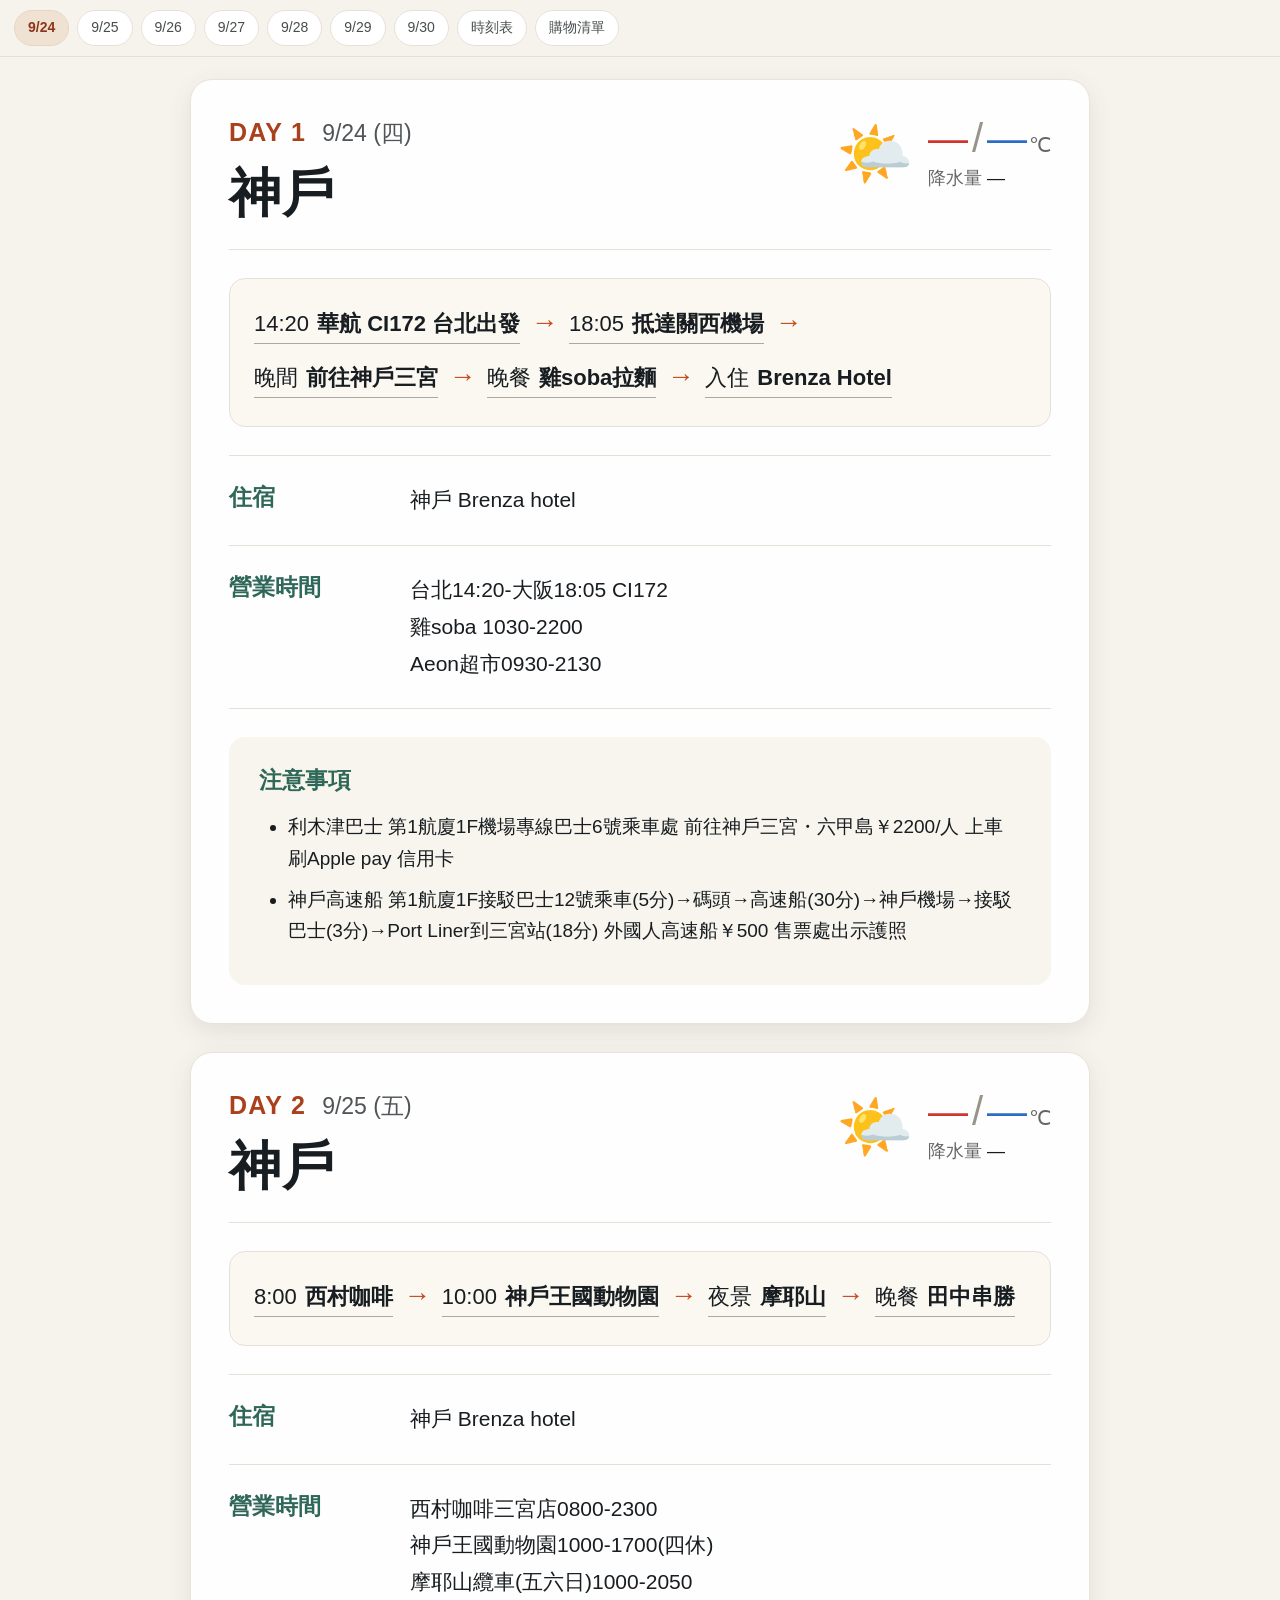
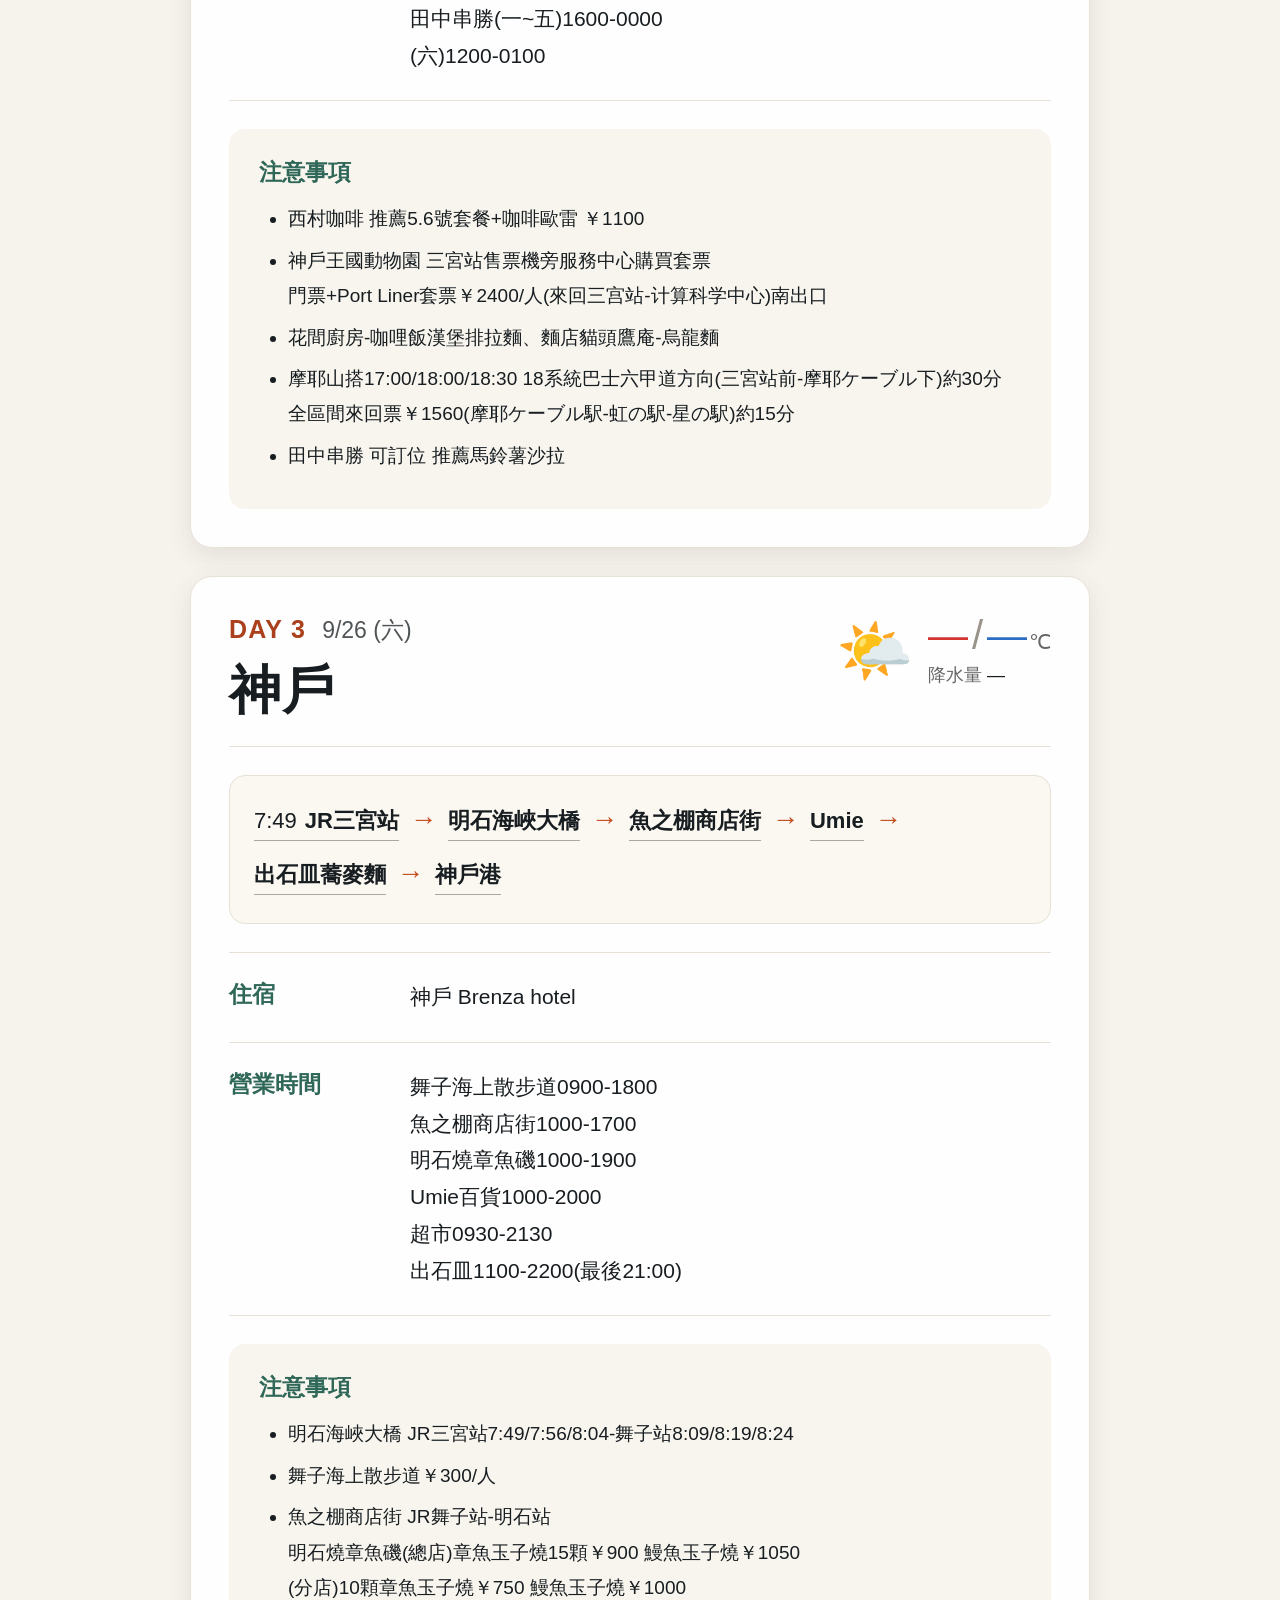
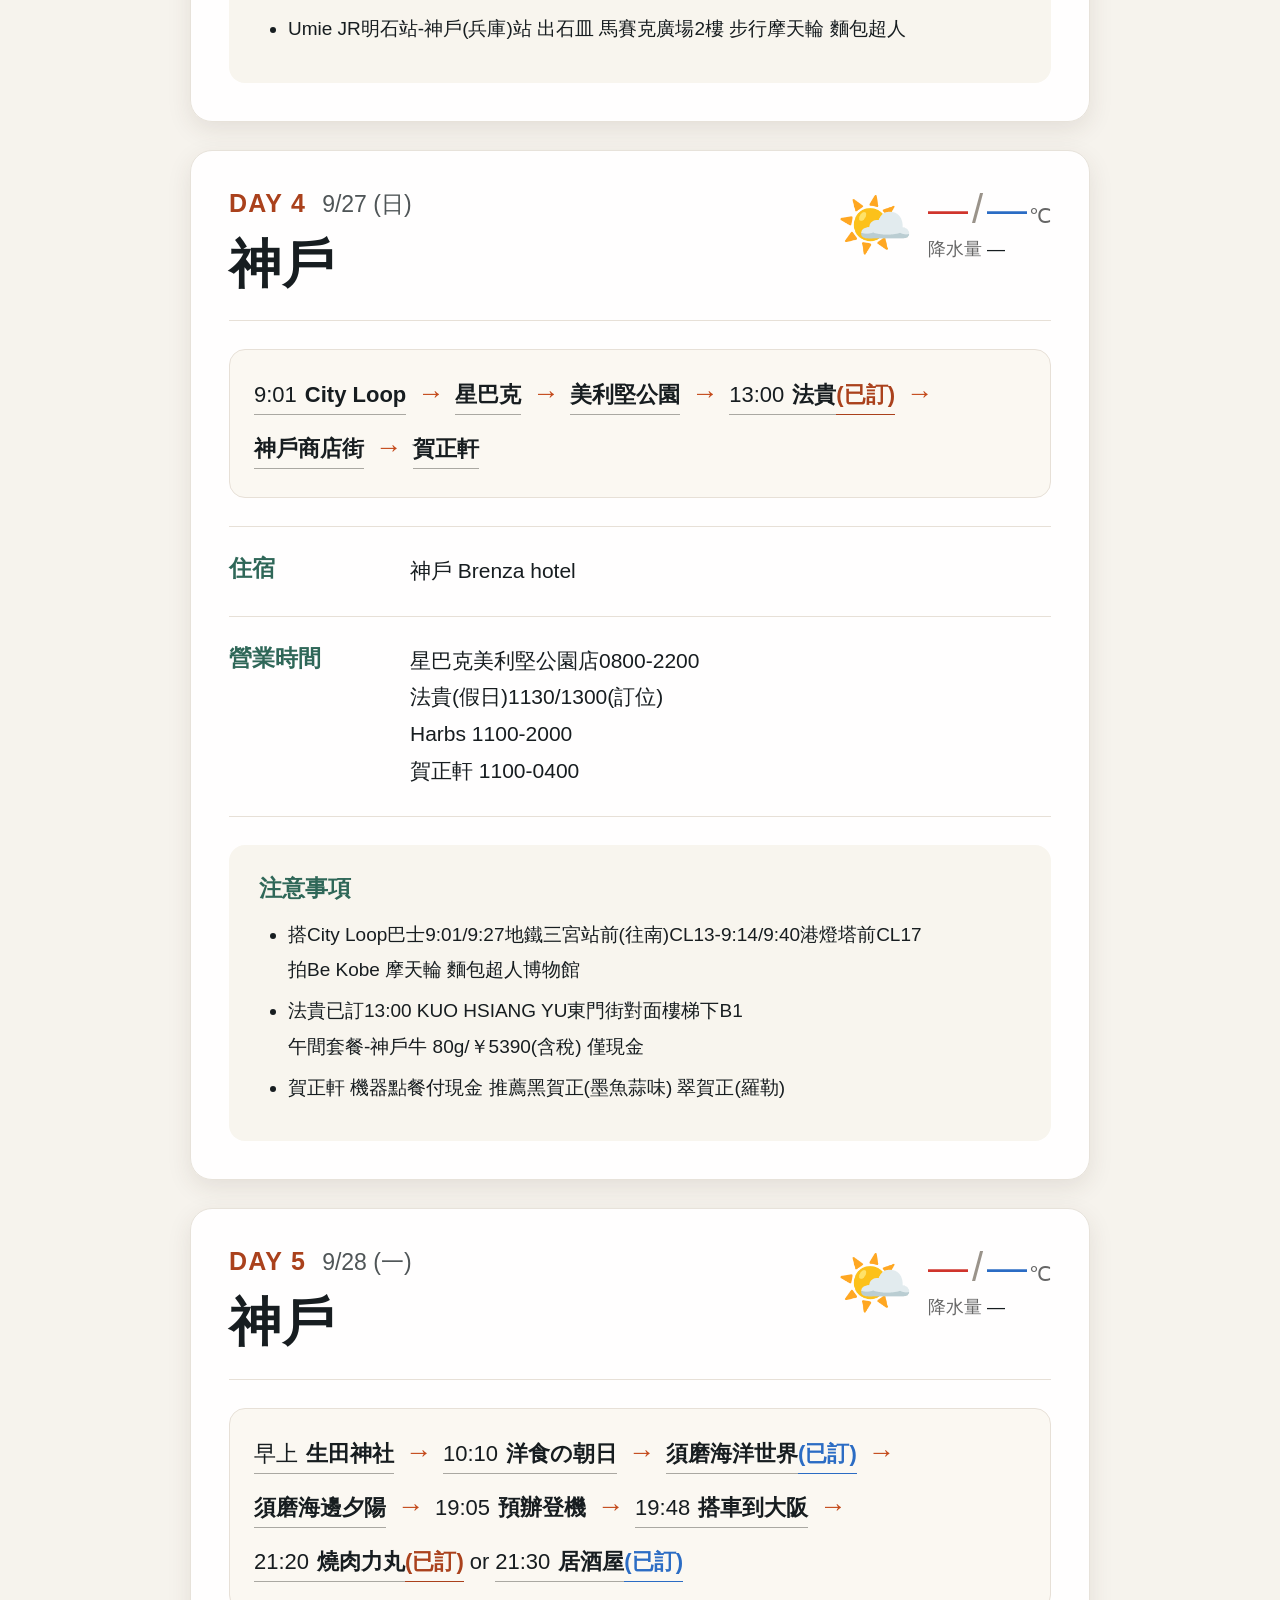
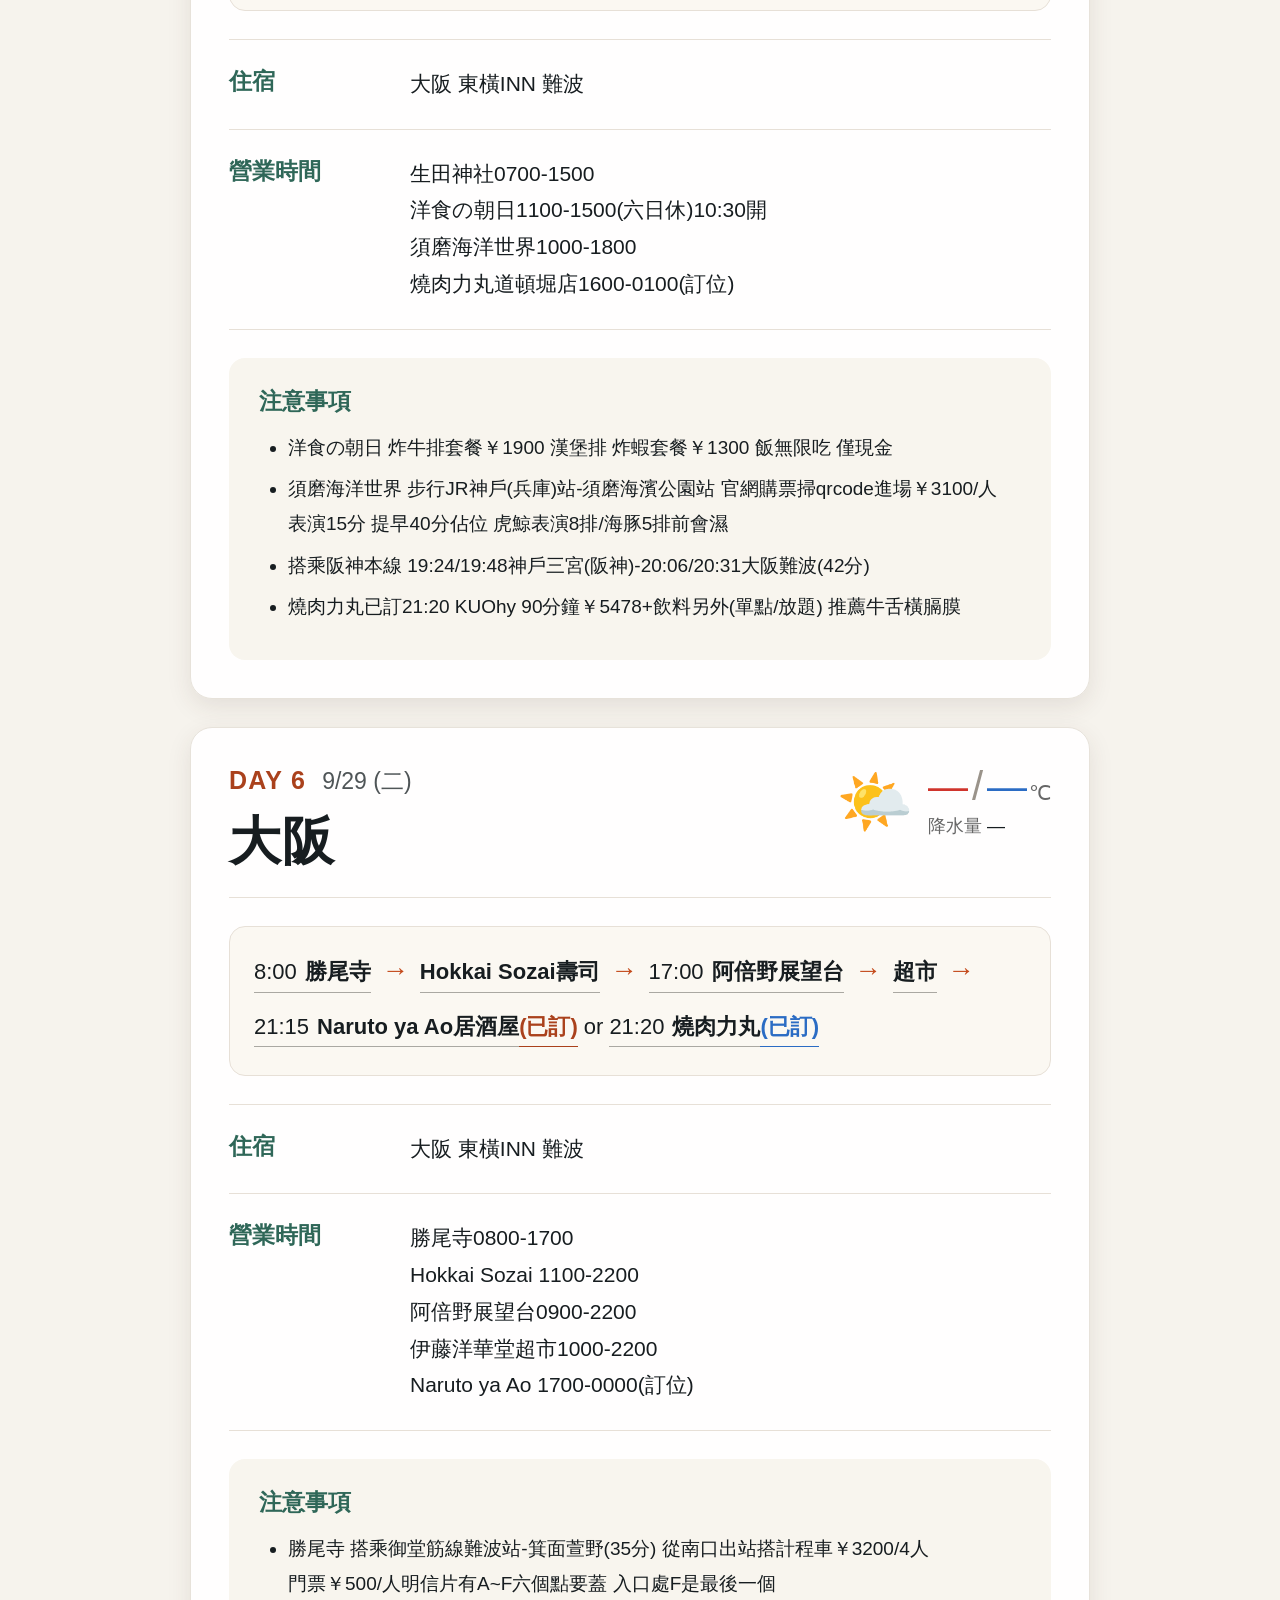
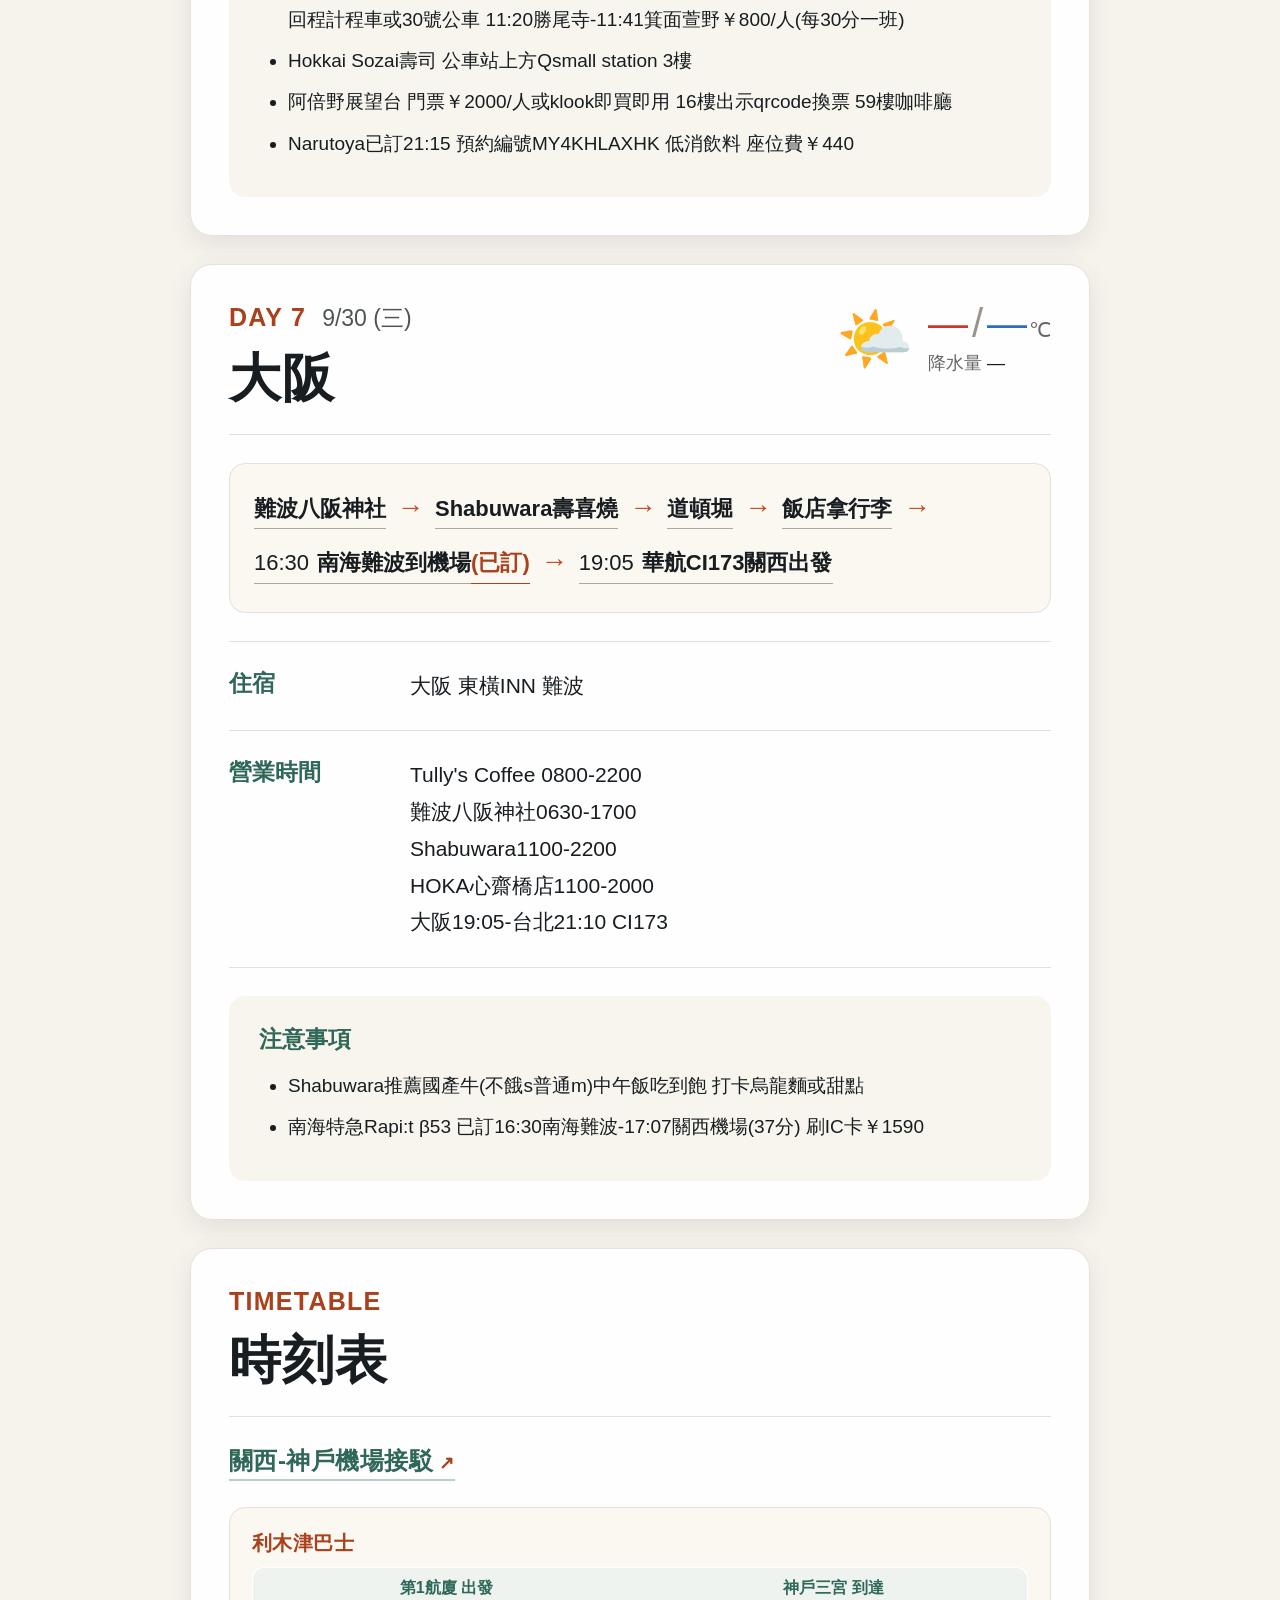
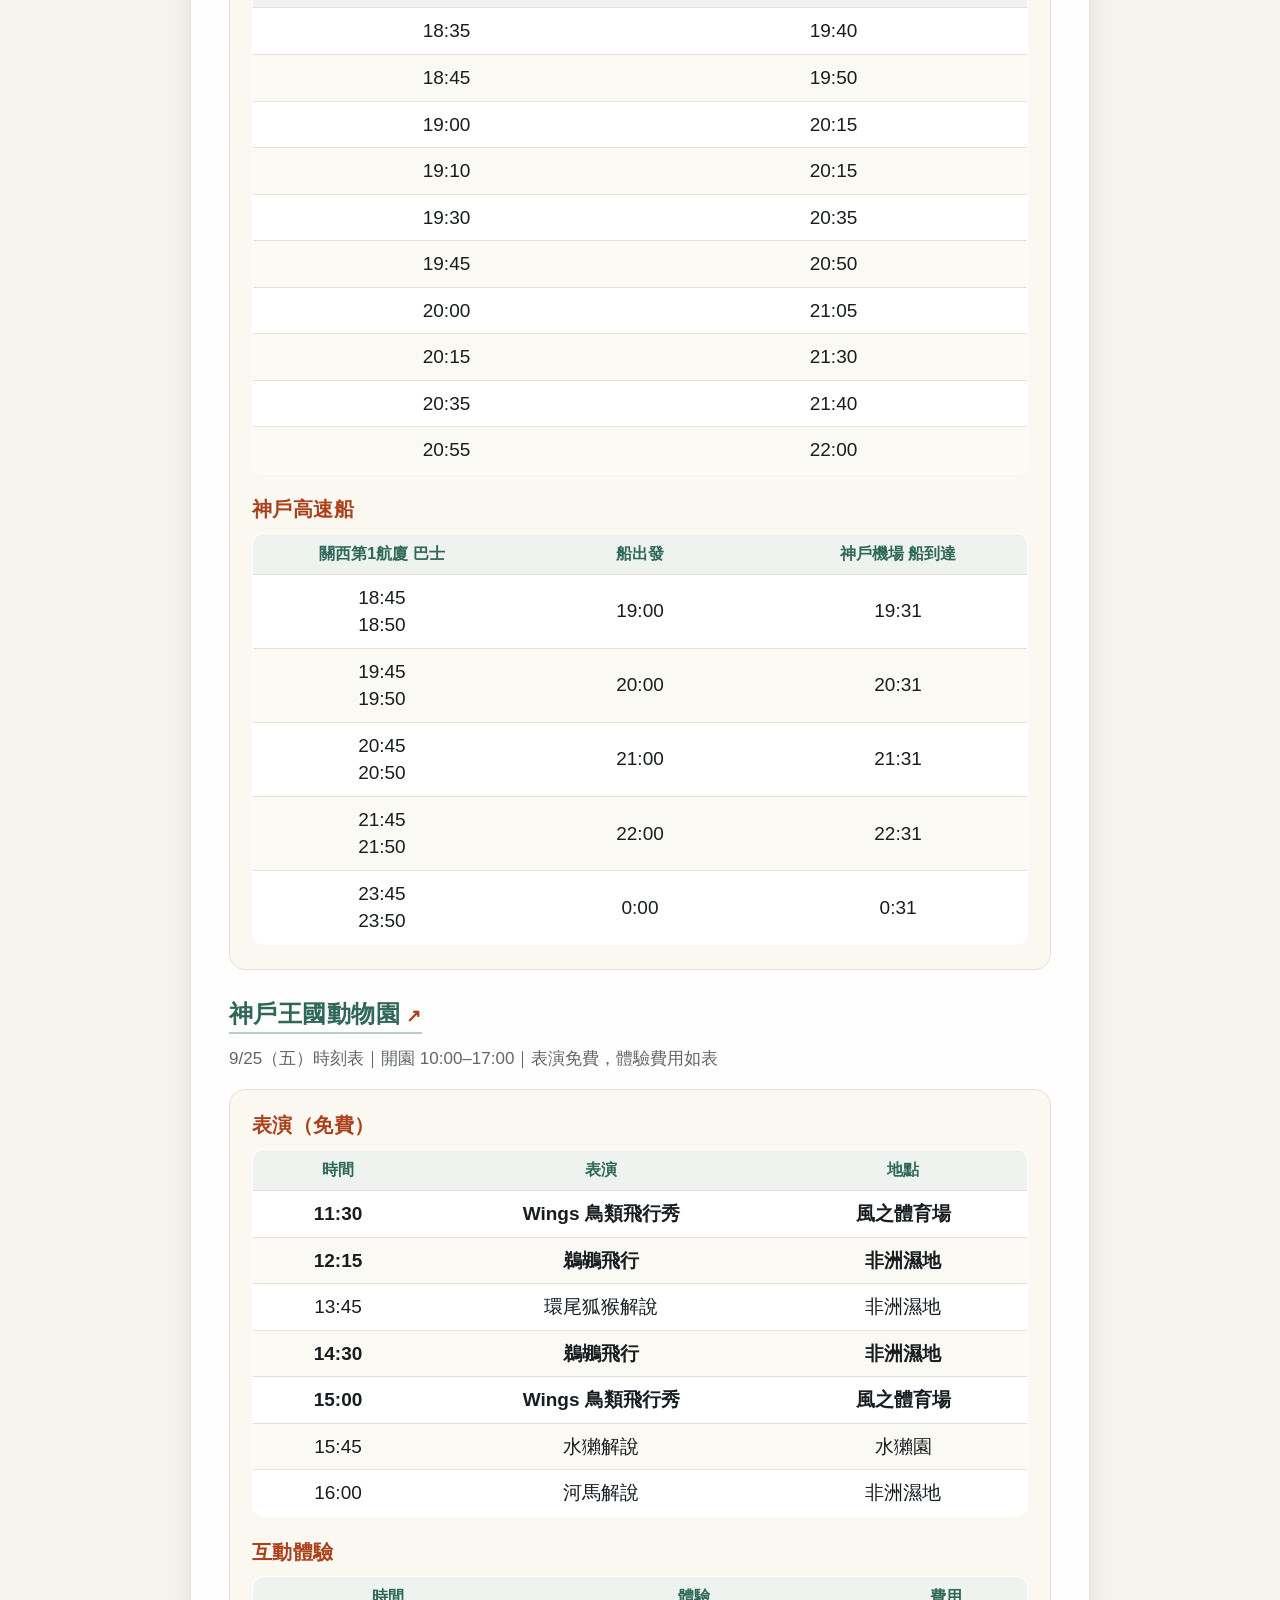
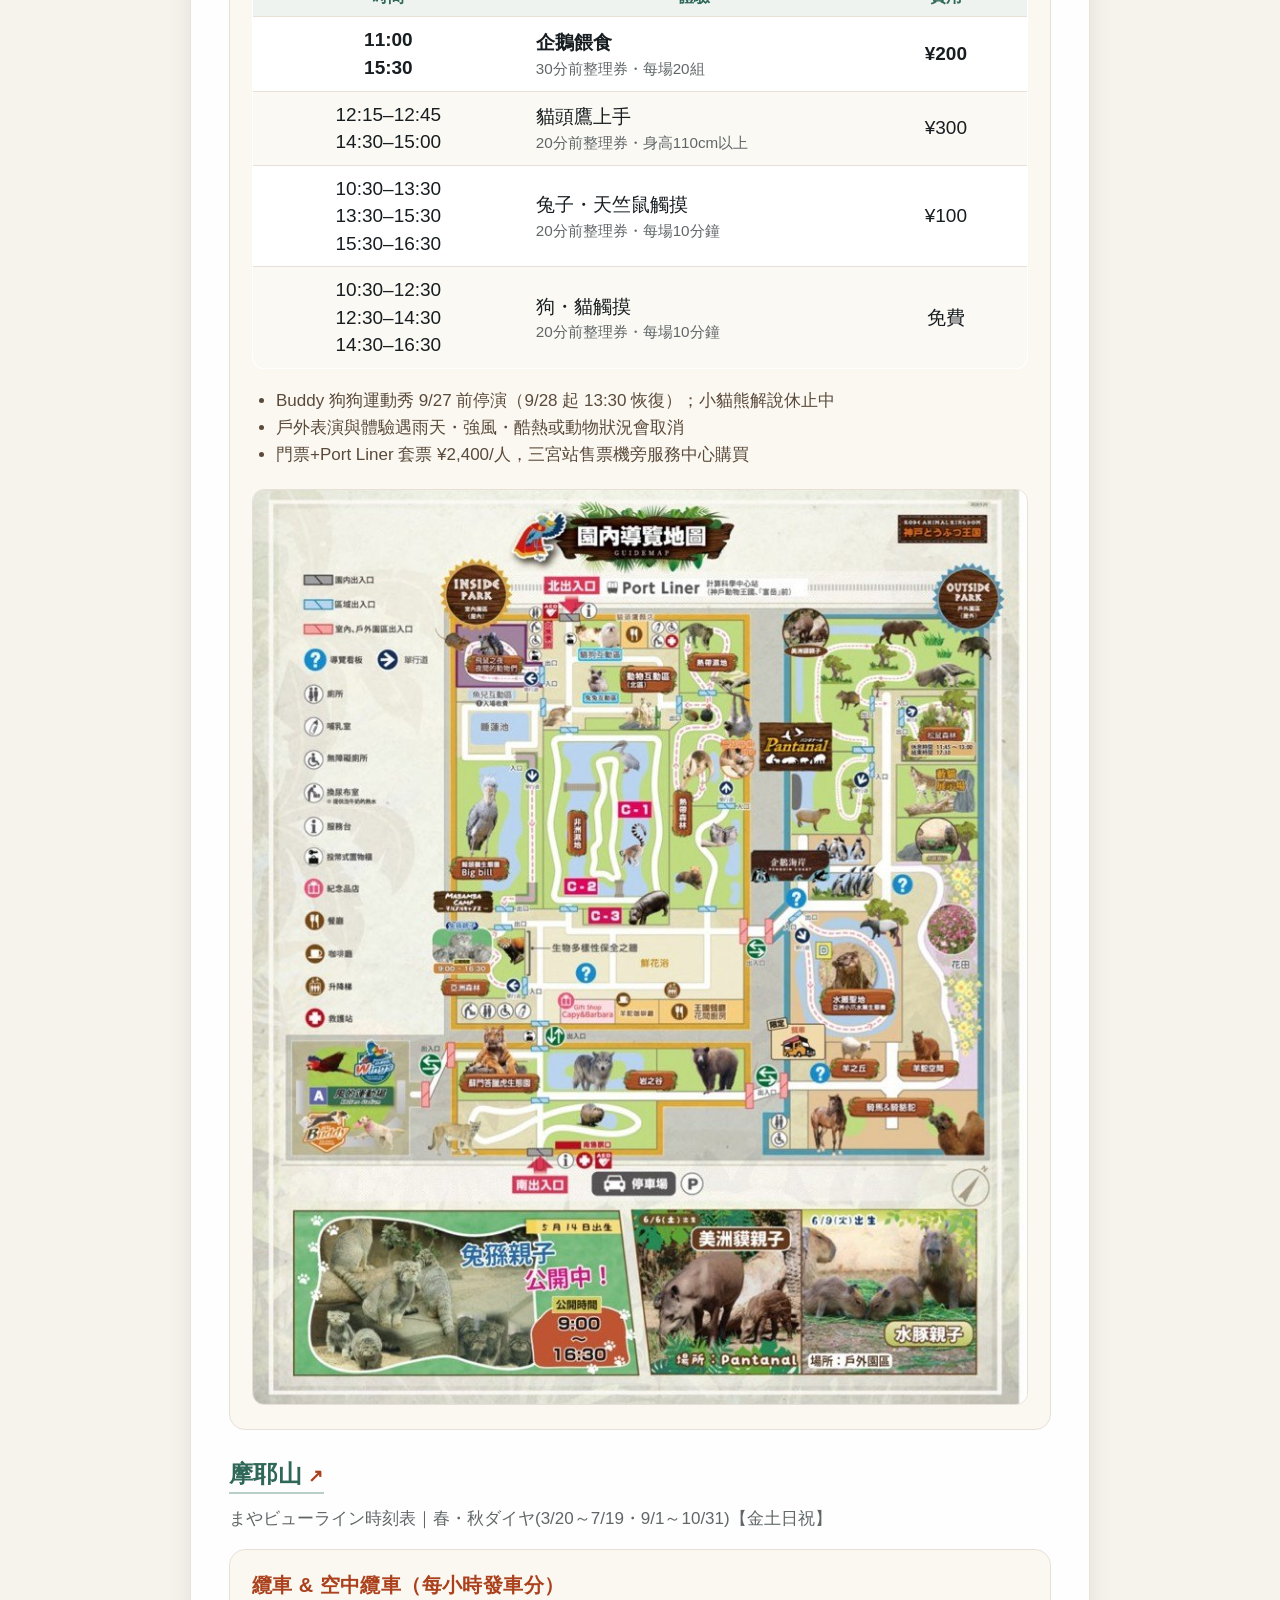
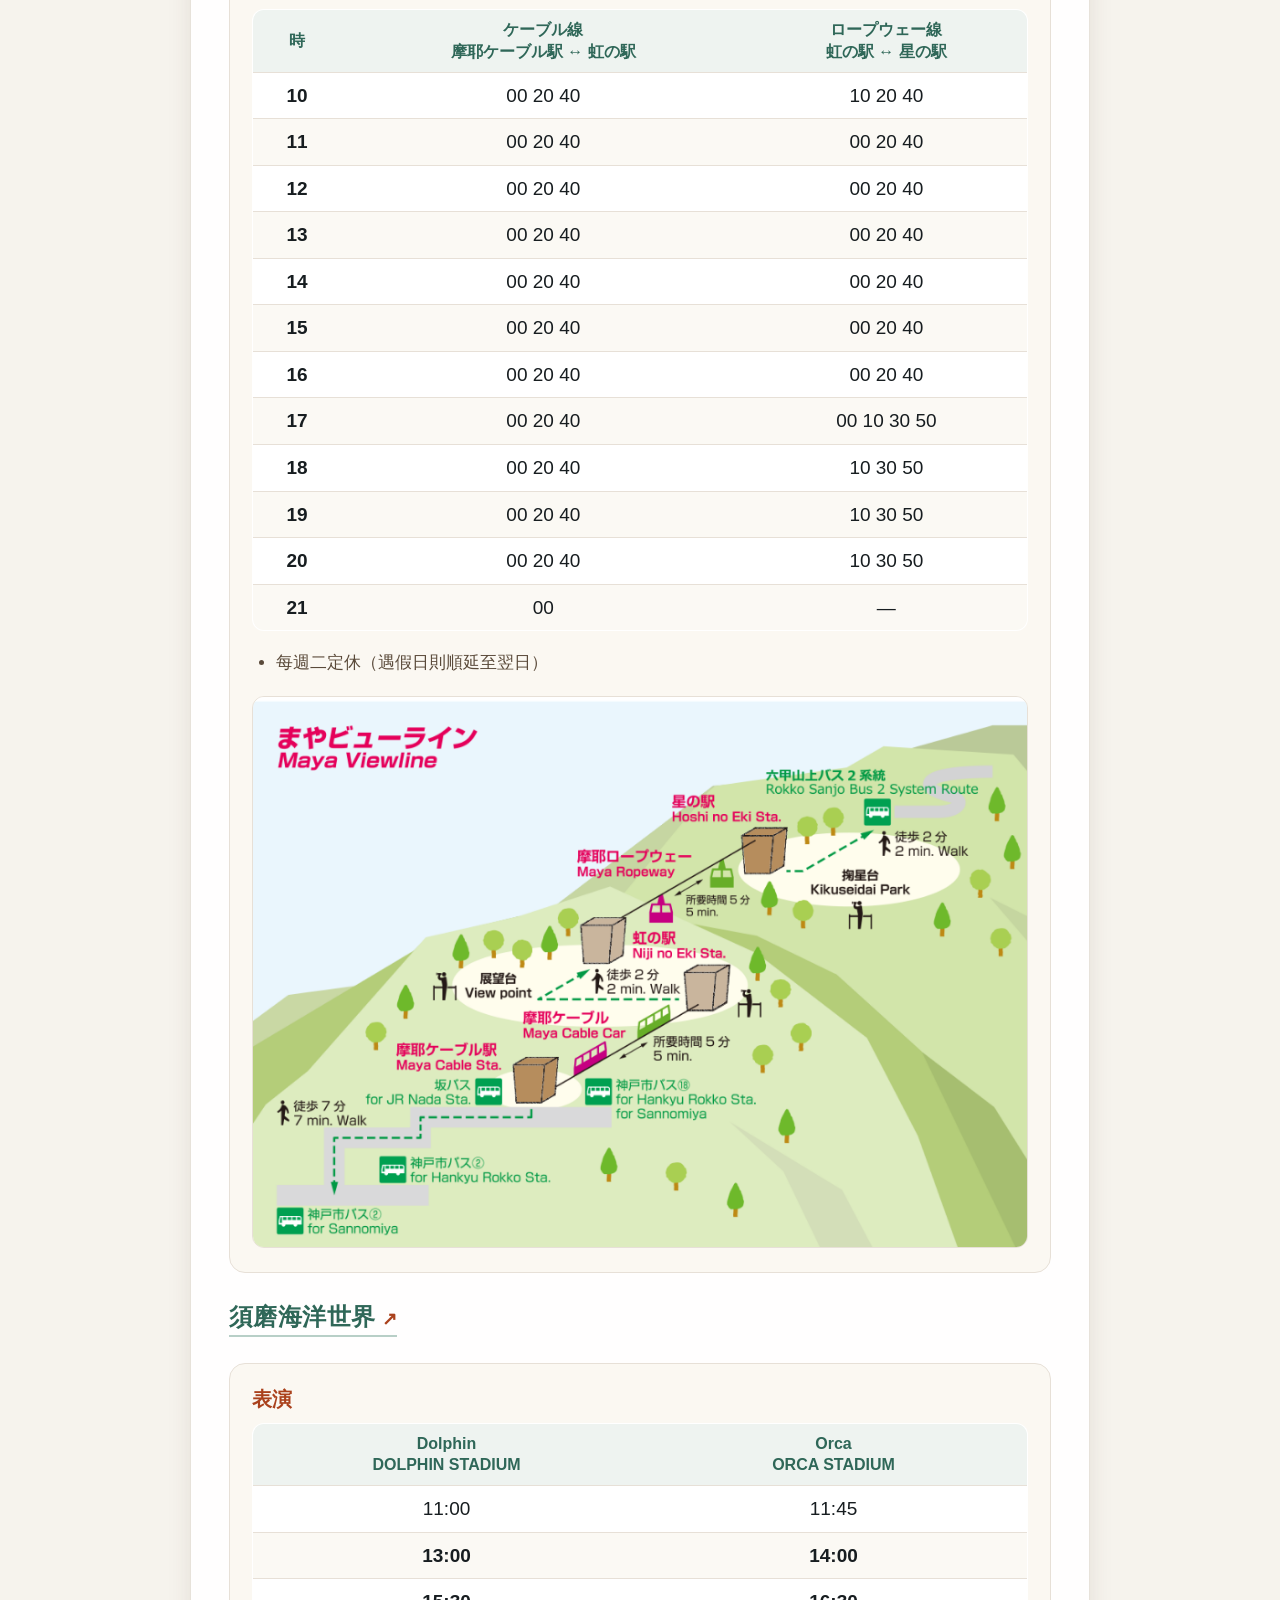
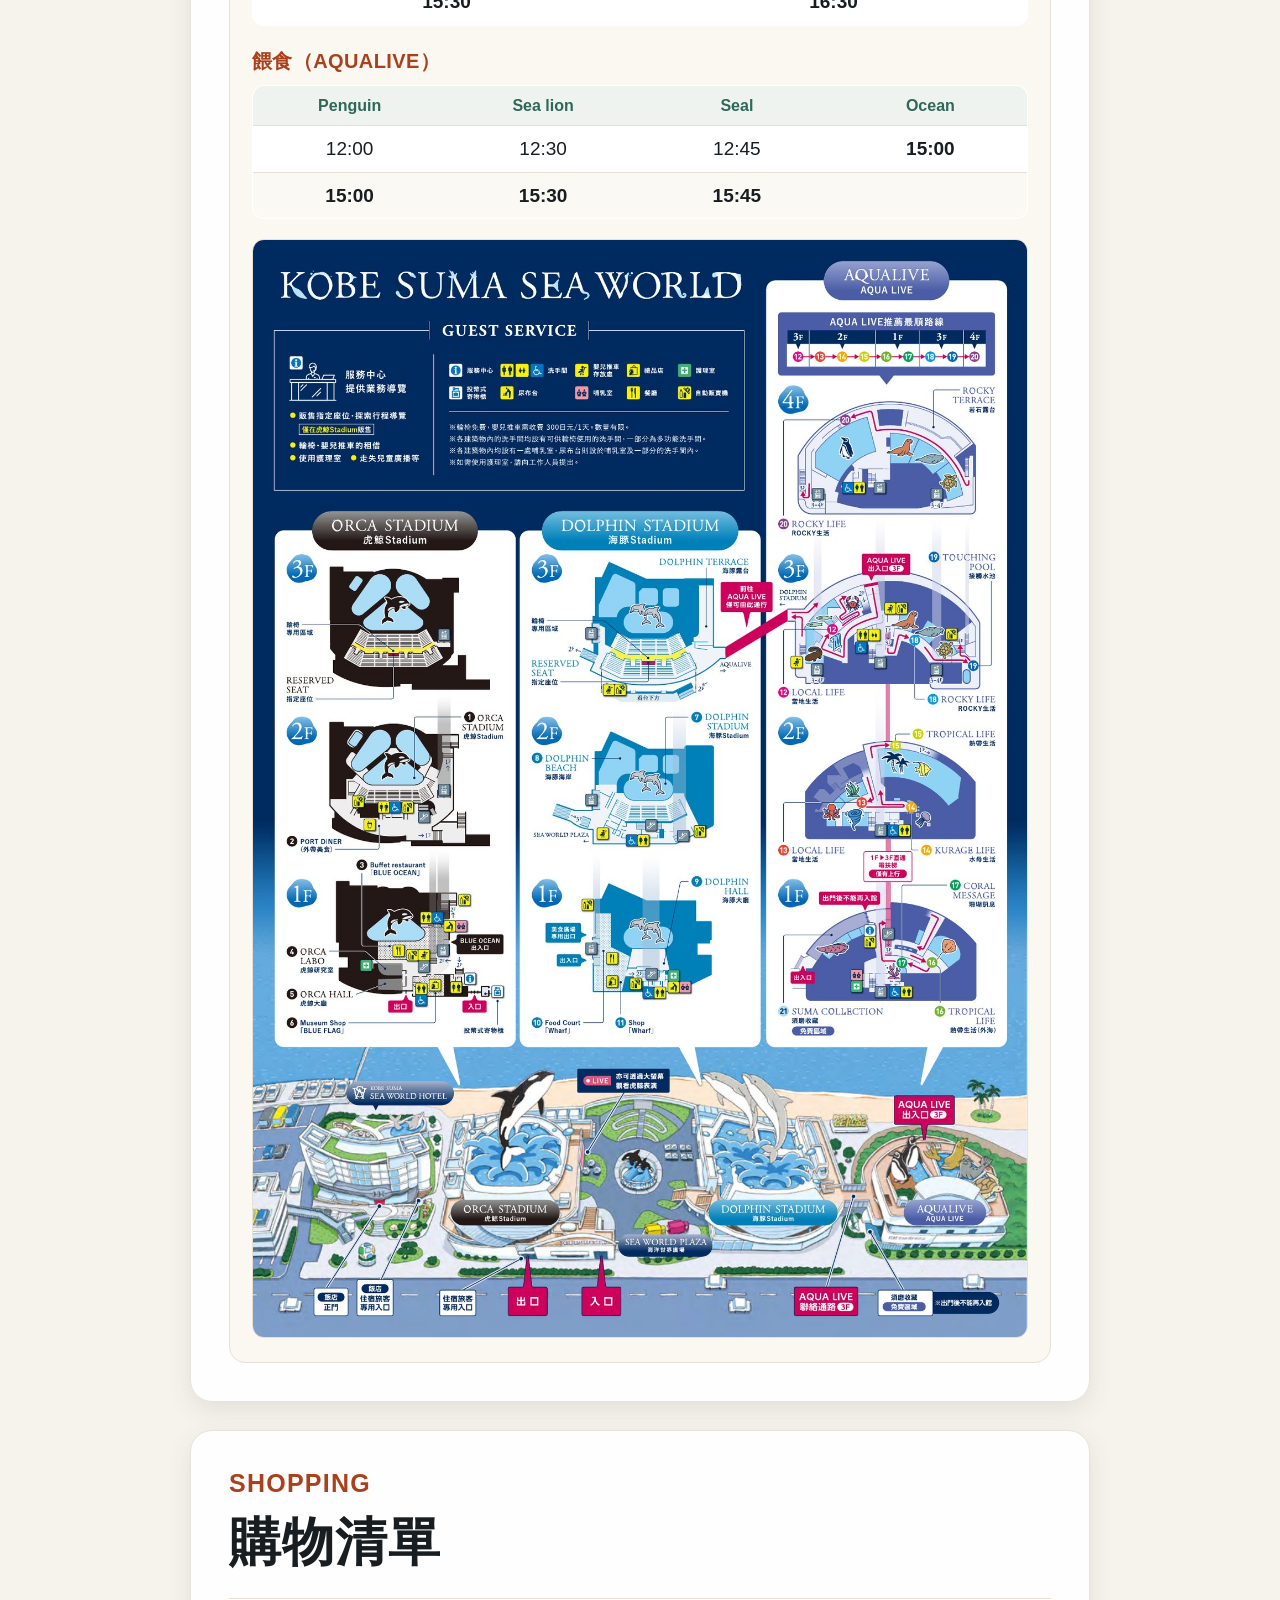
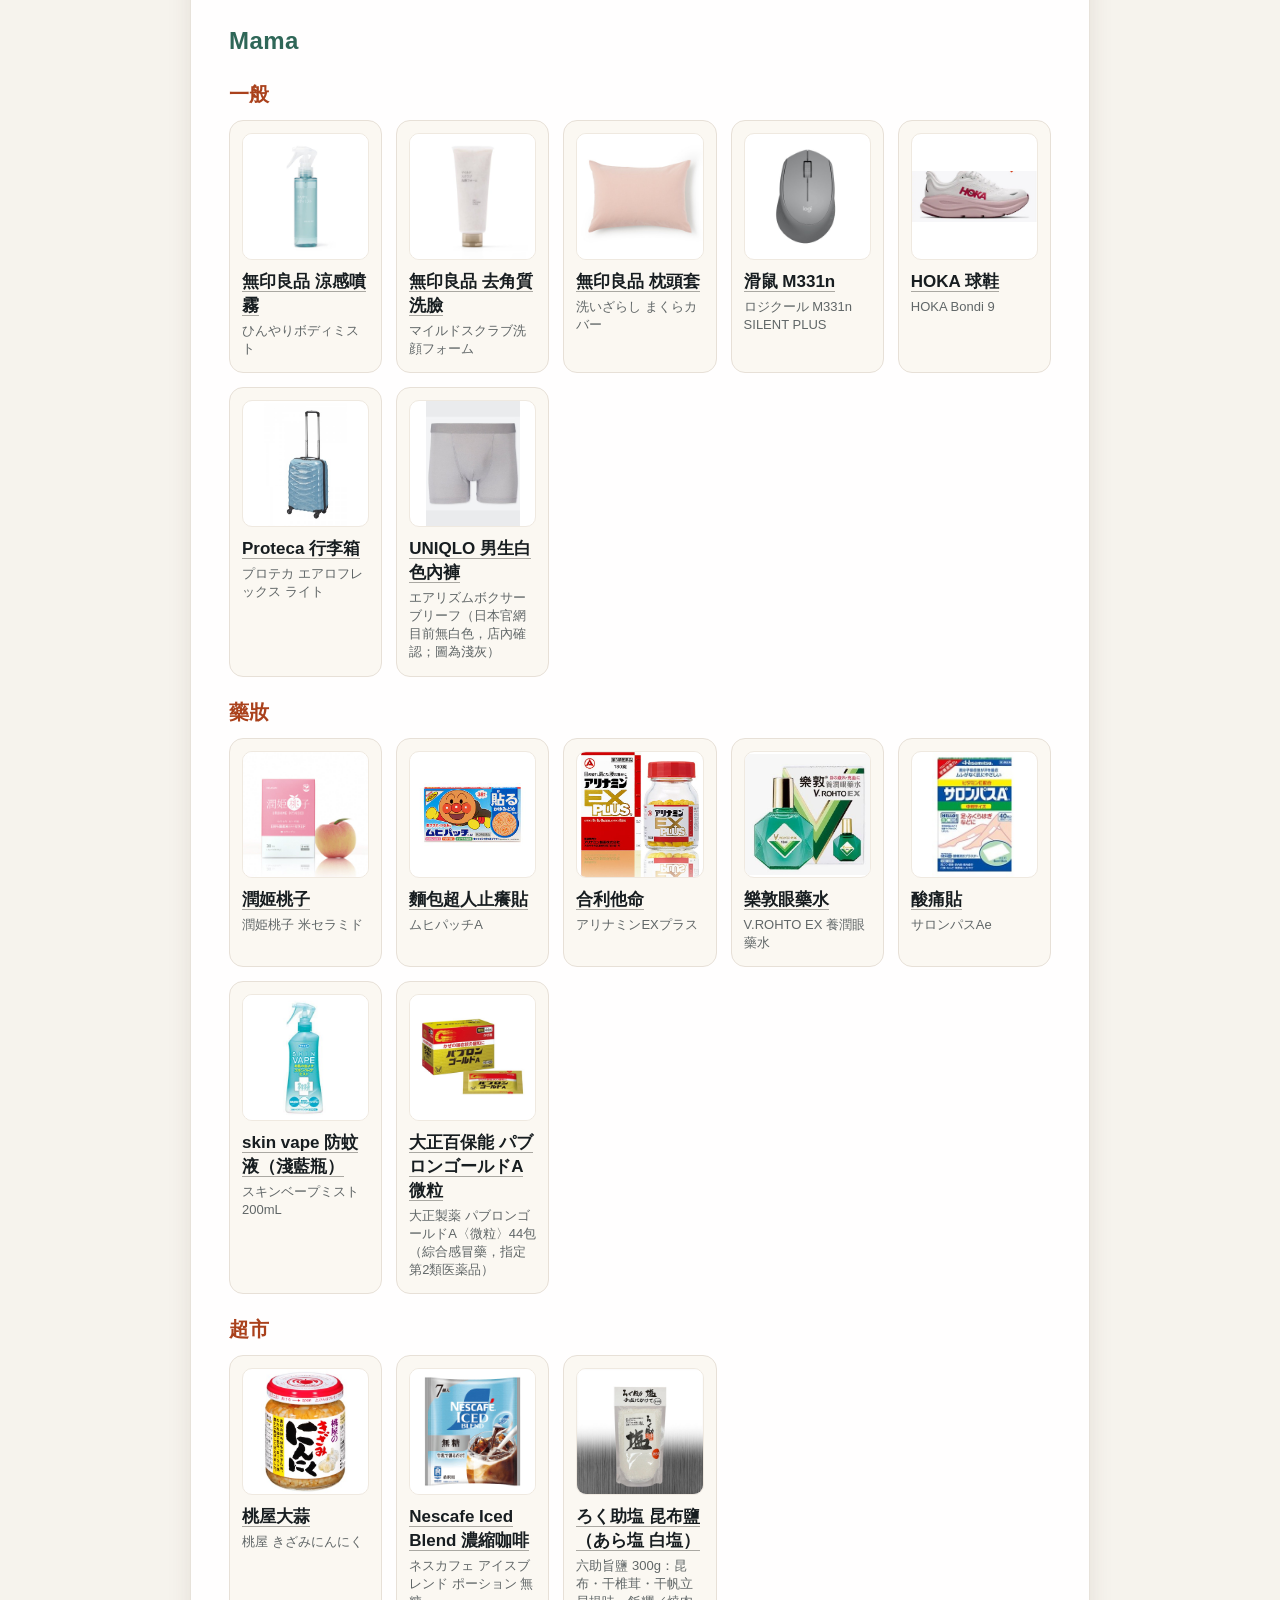
<file: index.html>
<!doctype html>
<html lang="zh-Hant">
<head>
  <meta charset="utf-8">
  <meta name="viewport" content="width=device-width,initial-scale=1,viewport-fit=cover">
  <meta name="theme-color" content="#f7f4ee">
  <meta name="apple-mobile-web-app-capable" content="yes">
  <meta name="apple-mobile-web-app-status-bar-style" content="default">
  <meta name="apple-mobile-web-app-title" content="神戶大阪旅行">
  <title>2026 神戶大阪旅行</title>
  <link rel="manifest" href="manifest.webmanifest">
  <link rel="apple-touch-icon" href="icons/icon-192.png">
  <link rel="stylesheet" href="styles.css">
</head>
<body>
  <nav id="dayNav" class="day-nav" aria-label="每日行程"></nav>
  <main id="app"></main>
  <script src="app.js"></script>
</body>
</html>
</file>
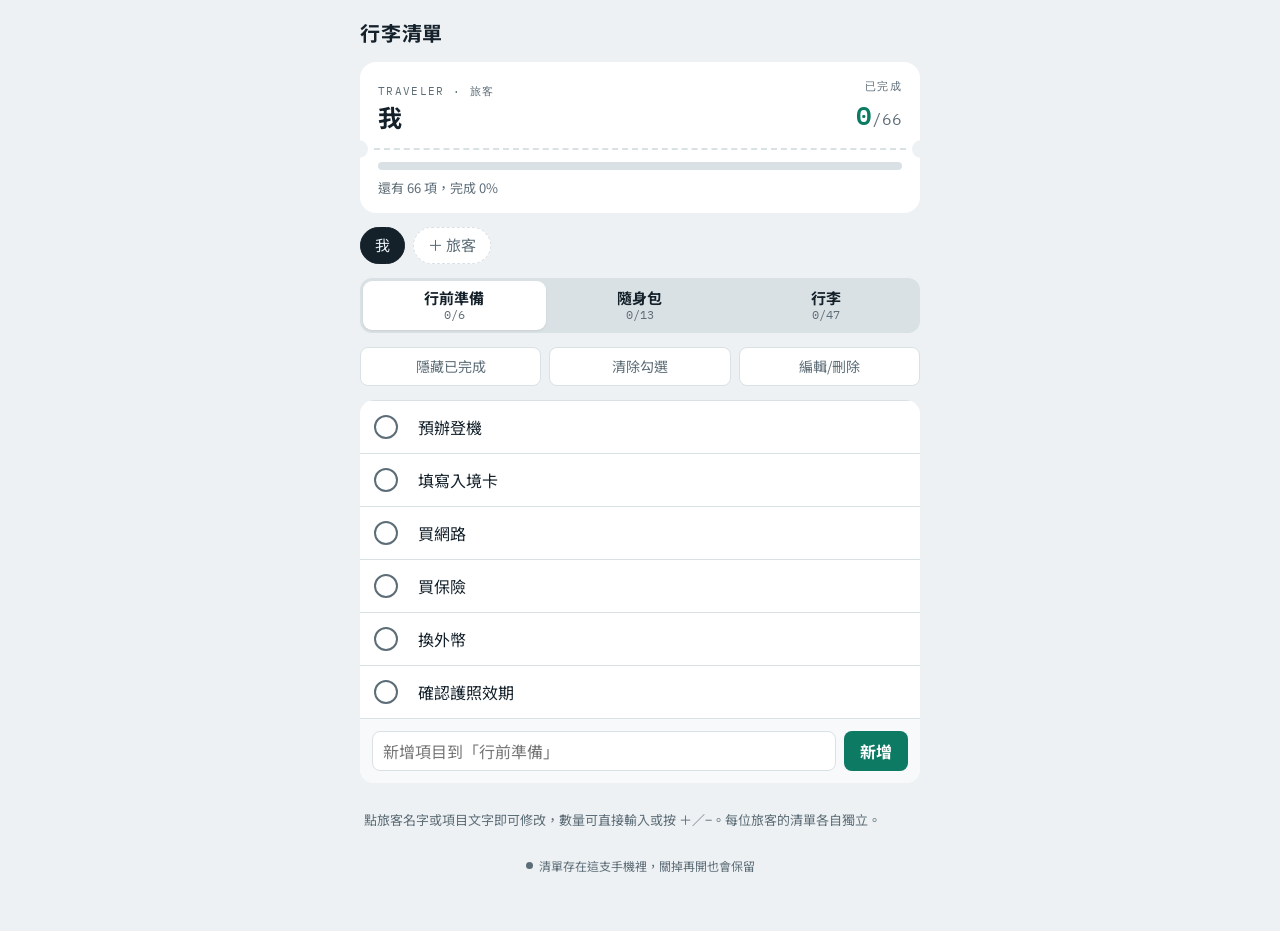
<file: packlist/index.html>
<!doctype html>
<html lang="zh-Hant">
<head>
<meta charset="utf-8">
<meta name="viewport" content="width=device-width,initial-scale=1,viewport-fit=cover">
<title>行李清單</title>
<meta name="apple-mobile-web-app-capable" content="yes">
<meta name="mobile-web-app-capable" content="yes">
<meta name="apple-mobile-web-app-title" content="行李清單">
<meta name="apple-mobile-web-app-status-bar-style" content="default">
<meta name="theme-color" content="#EDF1F3">
<link rel="manifest" href="manifest.webmanifest">
<link rel="apple-touch-icon" href="apple-touch-icon.png">
<link rel="icon" type="image/png" href="icon-192.png">
<link rel="preconnect" href="https://fonts.googleapis.com">
<link rel="preconnect" href="https://fonts.gstatic.com" crossorigin>
<link rel="stylesheet" href="https://fonts.googleapis.com/css2?family=IBM+Plex+Mono:wght@500;600&family=Noto+Sans+TC:wght@400;500;700&display=swap">
<style>
:root{padding-top:env(safe-area-inset-top,0px);padding-bottom:env(safe-area-inset-bottom,0px)}
html,body{margin:0}
[hidden]{display:none!important}
img{max-width:100%}
/* Layout: one narrow column; boarding-pass header, sticky section tabs, a single list card per section */
:root{
  --bg:#EDF1F3; --surface:#FFFFFF; --ink:#14212B; --muted:#5D6D77; --line:#DAE1E5;
  --accent:#0D7A64; --accent-soft:#DCEFE9; --on-accent:#FFFFFF;
  --tag:#9A5714; --tag-bg:#F6EADB; --danger:#B3261E; --danger-soft:#F9E3E1;
  --font-body:"Noto Sans TC","PingFang TC","Microsoft JhengHei",system-ui,sans-serif;
  --font-data:"IBM Plex Mono",ui-monospace,"SFMono-Regular",Menlo,monospace;
}
:root{color-scheme:light}
*{box-sizing:border-box}
body{background:var(--bg);color:var(--ink);font-family:var(--font-body);font-size:16px;line-height:1.5;padding-inline:16px;-webkit-tap-highlight-color:transparent}
.app{max-width:560px;margin:0 auto;padding-block:18px 56px;display:flex;flex-direction:column;gap:14px}
button{font:inherit;color:inherit;background:none;border:0;cursor:pointer}
button:focus-visible,input:focus-visible,select:focus-visible{outline:2px solid var(--accent);outline-offset:2px}
.num{font-family:var(--font-data);font-variant-numeric:tabular-nums}

.apptitle{margin:0;font-size:20px;font-weight:700;letter-spacing:.04em;text-wrap:balance}
/* boarding pass */
.pass{background:var(--surface);border-radius:16px;position:relative}
.pass-top{display:flex;justify-content:space-between;align-items:flex-end;gap:12px;padding:16px 18px 14px}
.label{font-family:var(--font-data);font-size:11px;letter-spacing:.12em;text-transform:uppercase;color:var(--muted)}
.who{display:block;width:100%;font:inherit;font-size:24px;font-weight:700;line-height:1.25;color:var(--ink);background:transparent;border:0;padding:2px 6px;margin-left:-6px;border-radius:6px;text-overflow:ellipsis}
.who:focus{outline:none;background:var(--accent-soft)}
.score{text-align:right;flex-shrink:0}
.score b{font-family:var(--font-data);font-size:26px;font-weight:600;color:var(--accent)}
.score span{font-family:var(--font-data);font-size:16px;color:var(--muted)}
.perf{position:relative;border-top:2px dashed var(--line);margin:0 14px}
.perf::before,.perf::after{content:"";position:absolute;top:-10px;width:18px;height:18px;border-radius:50%;background:var(--bg)}
.perf::before{left:-24px}.perf::after{right:-24px}
.pass-bottom{padding:12px 18px 16px;display:flex;flex-direction:column;gap:8px}
.bar{height:8px;border-radius:99px;background:var(--line);overflow:hidden}
.bar i{display:block;height:100%;background:var(--accent);border-radius:99px;transition:width .3s}
.left{font-size:13px;color:var(--muted)}

/* travelers */
.people{display:flex;flex-wrap:wrap;gap:8px;align-items:center}
.chip{padding:6px 14px;border-radius:99px;border:1px solid var(--line);background:var(--surface);font-size:15px;max-width:100%;overflow:hidden;text-overflow:ellipsis;white-space:nowrap}
.chip[aria-pressed="true"]{background:var(--ink);color:var(--bg);border-color:var(--ink)}
.chip.add{border-style:dashed;color:var(--muted)}
.chip-input{display:flex;gap:6px}
.chip-input input{width:9em;padding:6px 12px;border-radius:99px;border:1px solid var(--accent);background:var(--surface);color:var(--ink);font:inherit;font-size:15px}

/* tabs */
.tabs{position:sticky;top:env(safe-area-inset-top,0px);z-index:5;background:var(--bg);padding-block:6px;margin-block:-6px}
.seg{display:grid;grid-template-columns:repeat(3,1fr);background:var(--line);border-radius:12px;padding:3px;gap:3px}
.seg button{border-radius:9px;padding:8px 4px;display:flex;flex-direction:column;align-items:center;line-height:1.25}
.seg button[aria-selected="true"]{background:var(--surface);box-shadow:0 1px 2px rgba(0,0,0,.08)}
.seg .t{font-weight:700;font-size:15px}
.seg .c{font-family:var(--font-data);font-size:12px;color:var(--muted)}
.seg .c.full{color:var(--accent)}

/* toolbar */
.tools{display:grid;grid-template-columns:repeat(3,1fr);gap:8px}
.tools .tbtn{padding:8px 4px;text-align:center;white-space:nowrap}
.tbtn{font-size:14px;padding:6px 12px;border-radius:8px;border:1px solid var(--line);background:var(--surface);color:var(--muted)}
.tbtn[aria-pressed="true"]{color:var(--accent);border-color:var(--accent);background:var(--accent-soft)}
.tbtn.arm{color:var(--danger);border-color:var(--danger);background:var(--danger-soft)}

/* list */
.card{background:var(--surface);border-radius:14px;overflow:hidden}
.ghead{display:flex;justify-content:space-between;padding:12px 16px 4px;font-size:13px;font-weight:700;color:var(--muted);letter-spacing:.04em}
.ghead .num{font-weight:500}
.ghead + ul{border-top:0}
ul.items{list-style:none;margin:0;padding:0}
.item{display:grid;grid-template-columns:44px minmax(0,1fr) auto auto;align-items:center;gap:4px;padding:4px 10px 4px 4px;border-top:1px solid var(--line)}
.ghead + ul .item:first-child{border-top:0}
.check{width:44px;height:44px;display:grid;place-items:center}
.check span{width:24px;height:24px;border-radius:50%;border:2px solid var(--muted);display:grid;place-items:center;transition:background .15s,border-color .15s}
.check svg{width:14px;height:14px;opacity:0}
.done .check span{background:var(--accent);border-color:var(--accent)}
.done .check svg{opacity:1}
.body{min-width:0;display:flex;flex-direction:column}
.txt{width:100%;border:0;background:transparent;color:var(--ink);font:inherit;font-size:16px;padding:3px 6px;border-radius:6px;text-overflow:ellipsis}
.txt:focus{outline:none;background:var(--accent-soft)}
.done .txt{color:var(--muted);text-decoration:line-through;text-decoration-color:var(--accent);text-decoration-thickness:2px}
.meta{display:flex;flex-wrap:wrap;gap:6px;padding:0 6px 2px;font-size:12px;line-height:1.4}
.meta:empty{display:none}
.tag{color:var(--tag);background:var(--tag-bg);border-radius:4px;padding:0 5px;font-weight:500}
.note{color:var(--muted)}
.step{display:inline-flex;align-items:center;border:1px solid var(--line);border-radius:99px;height:34px}
.step button{width:30px;height:32px;font-size:18px;color:var(--muted);line-height:1}
.step input{width:2.6em;text-align:center;border:0;background:transparent;color:var(--ink);font-family:var(--font-data);font-size:15px;padding:0}
.step input:focus{outline:none;background:var(--accent-soft);border-radius:4px}
.done .step{opacity:.45}
.del{font-size:13px;color:var(--danger);padding:6px 8px;border-radius:6px}
.del:hover{background:var(--danger-soft)}
.hidden-note{padding:10px 16px;font-size:13px;color:var(--muted);border-top:1px solid var(--line)}
.empty{padding:22px 16px;text-align:center;color:var(--muted);font-size:14px}

/* add row */
.addrow{display:flex;flex-wrap:wrap;gap:8px;padding:12px;border-top:1px solid var(--line);background:color-mix(in srgb,var(--bg) 45%,var(--surface))}
.addrow input,.addrow select{font:inherit;font-size:16px;color:var(--ink);background:var(--surface);border:1px solid var(--line);border-radius:8px;padding:7px 10px;min-width:0}
.addrow .name{flex:1 1 10em}
.addrow .q{width:4.2em;font-family:var(--font-data);text-align:center}
.addrow select{flex:0 1 auto}
.addrow button{background:var(--accent);color:var(--on-accent);border-radius:8px;padding:7px 16px;font-weight:700}

.card.loading{position:relative}
.card.loading>:not(.loadmsg){opacity:.35;pointer-events:none}
.loadmsg{padding:12px 16px;font-size:14px;color:var(--accent);font-weight:500;border-bottom:1px solid var(--line)}
/* traveler settings */
.settings{background:var(--surface);border-radius:14px;padding:14px 16px;display:flex;flex-direction:column;gap:10px}
.settings label{font-size:13px;color:var(--muted)}
.settings .row{display:flex;flex-wrap:wrap;gap:8px}
.tip{font-size:13px;color:var(--muted);padding:0 4px}
.status{font-size:12px;color:var(--muted);text-align:center;display:flex;justify-content:center;align-items:center;gap:6px}
.status i{width:7px;height:7px;border-radius:50%;background:var(--muted)}
.status.cloud i{background:var(--accent)}
@media (prefers-reduced-motion:reduce){*{transition:none!important}}
</style>

</head>
<body>
<div class="app" id="app"></div>

<script>
(function(){
"use strict";
const SECTIONS=[
  {key:"prep",name:"行前準備",qty:false},
  {key:"carry",name:"隨身包",qty:true},
  {key:"bag",name:"行李",qty:true,groups:["衣物","盥洗保養","3C 充電","藥品保健","生活用品"]}
];
// [text, qty, {sug, note}]  sug = 補充建議
const TEMPLATE={
  prep:[
    ["預辦登機",null],["填寫入境卡",null,{note:"日本可用 Visit Japan Web"}],["買網路",null,{note:"網卡或 eSIM"}],["買保險",null,{note:"旅平險、不便險"}],
    ["換外幣",null,{sug:1}],["確認護照效期",null,{sug:1,note:"入境多要求 6 個月以上"}]
  ],
  carry:[
    ["護照",1],["外幣",1],["信用卡",1],["行動電源",1],["Airpods",1],["相機",1],["鋰電池",1],
    ["交通卡",1,{sug:1,note:"Suica、ICOCA 等"}],["衛生紙、濕紙巾",1,{sug:1}],["原子筆",1,{sug:1,note:"填表用"}],["頸枕",1,{sug:1}],["鑰匙",1,{sug:1}],
    ["網卡",1]
  ],
  bag:[
    ["衣物",[["短袖",1],["長袖",1],["短褲",1],["長褲",1],["睡衣",1],["睡褲",1],["內衣",1],["內褲",1],["襪子",1],["外套",1],["帽子",1],["太陽眼鏡",1],
      ["球鞋",1,{sug:1}],["拖鞋",1,{sug:1}]]],
    ["盥洗保養",[["防曬乳",1],["洗面乳",1],["牙膏牙刷",1],["牙線棒",1],["乳液",1],["髮油",1],["指甲剪",1],["綁頭髮",1],["瀏海貼",1],
      ["衛生棉",1],["護唇膏",1],["梳子",1]]],
    ["3C 充電",[["手機充電線",1],["耳機充電線",1],["相機充電線",1],["萬用轉接頭",1,{sug:1}],["多插頭充電座",1,{sug:1}]]],
    ["藥品保健",[["常備藥品",1],["痠痛貼布",1],["保健品",1],["噴鼻藥",1],["眼藥水",1],["OK 繃",1,{sug:1}]]],
    ["生活用品",[["水果盆",1],["洗衣盆",1],["眼罩",1],["夾鏈袋",1],["垃圾袋",1],["雨傘",1],["小被被",1],["石頭",1],["行李秤",1],
      ["環保購物袋",1,{sug:1}]]]
  ]
};
const TEMPLATE_VER=3;
// 舊版預設數量；沒被改過的會換成新預設 1
const OLD_QTY={"短袖":"3","長袖":"2","長褲":"2","內衣":"3","內褲":"5","襪子":"5","綁頭髮":"2","夾鏈袋":"5","垃圾袋":"3","口罩":"2"};
// v1 → v2：改名對照與移除的預設項目
const RENAMED={"現金":"外幣","面紙、濕紙巾":"衛生紙、濕紙巾","家門鑰匙":"鑰匙","好走的鞋":"球鞋","延長線":"多插頭充電座"};
const REMOVED=new Set(["開通信用卡海外交易","確認機票與住宿訂單","重要文件截圖備份","下載離線地圖與交通 App","確認行李重量規定","出門前關瓦斯、拔插頭、倒垃圾",
  "手機","登機證","口罩","卸妝用品","化妝品","隱形眼鏡、眼鏡","生理用品","充電頭","相機記憶卡","洗衣精、洗衣片","衣架、曬衣夾","髒衣袋","耳塞"]);
function migrate(oldList){
  const fresh=newList(), byText=new Map();
  SECTIONS.forEach(s=>fresh[s.key].forEach(it=>byText.set(it.text,it)));
  SECTIONS.forEach(s=>(oldList[s.key]||[]).forEach(old=>{
    const name=RENAMED[old.text]||old.text, hit=byText.get(name);
    if(hit){hit.done=!!old.done; if(hit.qty!==null&&old.qty!=null&&OLD_QTY[old.text]!==old.qty) hit.qty=old.qty; byText.delete(name)}
    else if(!REMOVED.has(old.text)&&!byText.has(name)) fresh[s.key].push(old); // 使用者自己新增或改過的項目保留
  }));
  return fresh;
}

const uid=()=>Math.random().toString(36).slice(2,10);
const mk=(t,q,o={},group="")=>({id:uid(),text:t,qty:q==null?null:String(q),done:false,note:o.note||"",sug:!!o.sug,group});
function newList(){
  return {
    prep:TEMPLATE.prep.map(a=>mk(a[0],a[1],a[2])),
    carry:TEMPLATE.carry.map(a=>mk(a[0],a[1],a[2])),
    bag:TEMPLATE.bag.flatMap(([g,arr])=>arr.map(a=>mk(a[0],a[1],a[2],g)))
  };
}
const newTraveler=name=>({id:uid(),name,list:newList()});
function freshState(){return {v:1,tv:TEMPLATE_VER,travelers:[newTraveler("我")]}}
function normalize(s){
  if(!s||!Array.isArray(s.travelers)||!s.travelers.length) return freshState();
  s.travelers.forEach(t=>{t.list=t.list||{};SECTIONS.forEach(sec=>{if(!Array.isArray(t.list[sec.key]))t.list[sec.key]=[]})});
  if((s.tv||1)<TEMPLATE_VER){s.travelers.forEach(t=>{t.list=migrate(t.list)});s.tv=TEMPLATE_VER}
  return s;
}

/* ---------- storage ---------- */
const LS_KEY="packlist-state-v1", UI_KEY="packlist-ui-v1";
function lsGet(k){try{return JSON.parse(localStorage.getItem(k)||"null")}catch(e){return null}}
function lsSet(k,v){try{localStorage.setItem(k,JSON.stringify(v))}catch(e){}}
let state=normalize(lsGet(LS_KEY));
let ui=Object.assign({traveler:null,section:"prep",hideDone:false,edit:false},lsGet(UI_KEY)||{});
ui.edit=false;
if(!state.travelers.some(t=>t.id===ui.traveler)) ui.traveler=state.travelers[0].id;
if(!SECTIONS.some(s=>s.key===ui.section)) ui.section="prep";

let mode="local", ref=null, lastCloud=null, timer=null, writing=false, again=false, missed=false;
let ready=true, dirty=false;          // ready：雲端清單讀回來之前不准寫，避免預設清單蓋掉已存的清單
const hadLocal=!!lsGet(LS_KEY);
function canon(v){return JSON.stringify(v,(k,x)=>x&&typeof x==="object"&&!Array.isArray(x)?Object.keys(x).sort().reduce((o,kk)=>(o[kk]=x[kk],o),{}):x)}
function saveUI(){lsSet(UI_KEY,{traveler:ui.traveler,section:ui.section,hideDone:ui.hideDone})}
function save(){
  dirty=true;
  lsSet(LS_KEY,state);
  if(ref){clearTimeout(timer);timer=setTimeout(flush,350)}
}
async function flush(){
  clearTimeout(timer); timer=null;
  if(!ref) return;
  const str=canon(state);
  if(str===lastCloud) return;
  if(writing){again=true;return}
  writing=true;
  try{await ref.set({state:JSON.parse(str)});lastCloud=str;setMode("cloud")}
  catch(e){
    if(e&&e.code==="unavailable"){setTimeout(flush,1500+Math.random()*1000)}
    else if(e&&e.code!=="resource_exhausted"){ref=null;setMode("local")}
  }
  writing=false;
  if(again){again=false;flush();return}
  if(missed&&ref&&!timer){missed=false;try{applyCloud(await ref.get())}catch(e){}}
}
// 關掉 App 或切到背景時立刻存，不等計時器
document.addEventListener("visibilitychange",()=>{if(document.visibilityState==="hidden"&&timer)flush()});
window.addEventListener("pagehide",()=>{if(timer)flush()});

function applyCloud(snap){
  if(!snap||!snap.exists) return false;
  const s=(snap.data()||{}).state; if(!s) return false;
  const str=canon(s);
  if(str===lastCloud) return true;
  lastCloud=str;
  state=normalize(JSON.parse(str));
  if(!state.travelers.some(t=>t.id===ui.traveler)) ui.traveler=state.travelers[0].id;
  lsSet(LS_KEY,state);
  requestRender();
  return true;
}
function finishLoading(){if(!ready){ready=true;render()}}
async function connect(){
  const giveUp=setTimeout(finishLoading,12000);
  try{
    if(!window.claude||!window.claude.use){finishLoading();return}
    const [db,user]=await Promise.all([window.claude.use("db"),window.claude.use("user")]);
    if(!db||!user){finishLoading();return}
    const id=await user.id();
    if(!id){finishLoading();return}
    const r=db.doc("data/users/"+id+"/checklist");
    let first=null;
    for(let i=0;i<3&&!first;i++){try{first=await r.get()}catch(e){if(!(e&&e.code==="unavailable"))throw e;await new Promise(z=>setTimeout(z,800))}}
    if(!first) throw new Error("load failed");
    const userEditedMeanwhile=ready&&dirty;   // 讀取太久時使用者已經先用本機清單操作
    ref=r;
    if(first.exists&&!userEditedMeanwhile){applyCloud(first);setMode("cloud")}
    else if(first.exists||hadLocal||dirty){flush()} // 帳號裡還沒有清單：把這台裝置的清單存上去
    clearTimeout(giveUp); finishLoading();
    r.onSnapshot(snap=>{
      if(!ref||snap.metadata.hasPendingWrites||!snap.exists) return;
      if(timer||writing){missed=true;return}
      applyCloud(snap);
    },()=>{});
  }catch(e){clearTimeout(giveUp);ref=null;setMode("local");finishLoading()}
}
function setMode(m){if(mode!==m){mode=m;renderStatus()}}

/* ---------- helpers ---------- */
const esc=s=>String(s??"").replace(/[&<>"']/g,c=>({"&":"&amp;","<":"&lt;",">":"&gt;",'"':"&quot;","'":"&#39;"}[c]));
const cur=()=>state.travelers.find(t=>t.id===ui.traveler)||state.travelers[0];
const secDef=k=>SECTIONS.find(s=>s.key===k);
function findItem(id){const L=cur().list;for(const k in L){const it=L[k].find(i=>i.id===id);if(it)return {it,arr:L[k]}}return null}
const CHECK='<svg viewBox="0 0 14 14" aria-hidden="true"><path d="M2.5 7.4l3 3 6-6.6" fill="none" stroke="var(--on-accent)" stroke-width="2.2" stroke-linecap="round" stroke-linejoin="round"/></svg>';

let addingTraveler=false, pendingRender=false;
const app=document.getElementById("app");

function requestRender(){
  const a=document.activeElement;
  if(a&&app.contains(a)&&a.matches("input.txt,.step input,#rename")){pendingRender=true;return}
  render();
}
app.addEventListener("focusout",()=>{if(pendingRender){setTimeout(()=>{const a=document.activeElement;if(!(a&&app.contains(a)&&a.matches("input.txt,.step input,#rename"))){pendingRender=false;render()}},0)}});

/* ---------- render ---------- */
function itemRow(it,sec){
  const qty=sec.qty&&it.qty!==null;
  return `<li class="item${it.done?" done":""}" data-id="${it.id}">
    <button class="check" data-act="toggle" aria-pressed="${it.done}" aria-label="${it.done?"取消完成":"標記完成"}：${esc(it.text)}"><span>${CHECK}</span></button>
    <div class="body"><input class="txt" id="t-${it.id}" data-act="text" value="${esc(it.text)}" aria-label="項目名稱" enterkeyhint="done"></div>
    ${qty?`<div class="step"><button data-act="minus" aria-label="減少">−</button><input id="q-${it.id}" data-act="qty" inputmode="numeric" maxlength="3" value="${esc(it.qty)}" aria-label="數量"><button data-act="plus" aria-label="增加">+</button></div>`:"<span></span>"}
    ${ui.edit?`<button class="del" data-act="del">刪除</button>`:"<span></span>"}
  </li>`;
}
function count(arr){return {done:arr.filter(i=>i.done).length,total:arr.length}}

function render(){
  const t=cur(), L=t.list, sec=secDef(ui.section);
  const all=SECTIONS.flatMap(s=>L[s.key]); const tot=count(all);
  const pct=tot.total?Math.round(tot.done/tot.total*100):0;
  const items=L[sec.key];

  let people=state.travelers.map(p=>`<button class="chip" data-act="pick" data-tid="${p.id}" aria-pressed="${p.id===t.id}">${esc(p.name||"未命名")}</button>`).join("");
  people+= addingTraveler
    ? `<form class="chip-input" data-form="traveler"><input id="newTraveler" placeholder="旅客名字" maxlength="16" aria-label="新旅客名字"><button class="chip" type="submit">加入</button></form>`
    : `<button class="chip add" data-act="addTraveler">＋ 旅客</button>`;

  const tabs=SECTIONS.map(s=>{const c=count(L[s.key]);const full=c.total&&c.done===c.total;
    return `<button role="tab" data-act="tab" data-sec="${s.key}" aria-selected="${s.key===sec.key}"><span class="t">${s.name}</span><span class="c num${full?" full":""}">${full?"✓ ":""}${c.done}/${c.total}</span></button>`}).join("");

  // list body
  let body="", hiddenN=0;
  const visible=it=>{if(ui.hideDone&&it.done){hiddenN++;return false}return true};
  if(sec.groups){
    const groups=[...sec.groups];
    items.forEach(i=>{const g=i.group||"其他";if(!groups.includes(g))groups.push(g)});
    groups.forEach(g=>{
      const gi=items.filter(i=>(i.group||"其他")===g); if(!gi.length) return;
      const vis=gi.filter(visible); if(!vis.length) return;
      const c=count(gi);
      body+=`<div class="ghead"><span>${esc(g)}</span><span class="num">${c.done}/${c.total}</span></div><ul class="items">${vis.map(i=>itemRow(i,sec)).join("")}</ul>`;
    });
  }else{
    const vis=items.filter(visible);
    if(vis.length) body=`<ul class="items">${vis.map(i=>itemRow(i,sec)).join("")}</ul>`;
  }
  if(!body) body=`<div class="empty">${items.length?"這一區都完成了 ✓":"還沒有項目，從下方新增第一項"}</div>`;
  if(hiddenN) body+=`<div class="hidden-note">已隱藏 ${hiddenN} 個完成項目</div>`;

  const groupSel=sec.groups?`<select id="addGroup" aria-label="分類">${[...new Set([...sec.groups,...items.map(i=>i.group||"其他")])].map(g=>`<option${g===ui.lastGroup?" selected":""}>${esc(g)}</option>`).join("")}</select>`:"";
  const addRow=`<form class="addrow" data-form="item"><input class="name" id="addName" placeholder="新增項目到「${sec.name}」" maxlength="40" aria-label="新項目名稱" enterkeyhint="done">${sec.qty?`<input class="q" id="addQty" inputmode="numeric" maxlength="3" value="1" aria-label="數量">`:""}${groupSel}<button type="submit">新增</button></form>`;

  const settings=ui.edit?`<div class="settings">
    <div class="row">
      <button class="tbtn" data-act="resetList" data-confirm="確定重設？清單會回到預設內容">重設為預設清單</button>
      ${state.travelers.length>1?`<button class="tbtn" data-act="delTraveler" data-confirm="確定刪除「${esc(t.name)}」？">刪除這位旅客</button>`:""}
    </div></div>`:"";

  app.innerHTML=`
    <h1 class="apptitle">行李清單</h1>
    <section class="pass" aria-label="完成進度">
      <div class="pass-top">
        <div style="min-width:0"><div class="label">Traveler · 旅客</div><input class="who" id="rename" data-act="rename" value="${esc(t.name)}" maxlength="16" aria-label="旅客名稱（點擊修改）" enterkeyhint="done"></div>
        <div class="score"><div class="label">已完成</div><b>${tot.done}</b><span>/${tot.total}</span></div>
      </div>
      <div class="perf"></div>
      <div class="pass-bottom">
        <div class="bar" role="progressbar" aria-valuenow="${pct}" aria-valuemin="0" aria-valuemax="100"><i style="width:${pct}%"></i></div>
        <div class="left">${tot.total-tot.done?`還有 ${tot.total-tot.done} 項，完成 ${pct}%`:"全部準備好了，出發吧！"}</div>
      </div>
    </section>
    <div class="people" aria-label="旅客">${people}</div>
    <div class="tabs"><div class="seg" role="tablist">${tabs}</div></div>
    <div class="tools">
      <button class="tbtn" data-act="hideDone" aria-pressed="${ui.hideDone}">隱藏已完成</button>
      <button class="tbtn" data-act="uncheck" data-confirm="再按一次確認">清除勾選</button>
      <button class="tbtn" data-act="edit" aria-pressed="${ui.edit}">${ui.edit?"完成編輯":"編輯/刪除"}</button>
    </div>
    ${settings}
    <div class="card${ready?"":" loading"}" ${ready?"":'aria-busy="true"'}>${ready?"":'<div class="loadmsg">正在讀取你的清單…</div>'}${body}${addRow}</div>
    <p class="tip">點旅客名字或項目文字即可修改，數量可直接輸入或按 ＋／−。每位旅客的清單各自獨立。</p>
    <div class="status" id="status"></div>`;
  renderStatus();
  if(addingTraveler){const n=document.getElementById("newTraveler");n&&n.focus()}
}
function renderStatus(){
  const el=document.getElementById("status"); if(!el) return;
  el.className="status"+(mode==="cloud"?" cloud":"");
  el.innerHTML=`<i></i>${mode==="cloud"?"已存到你的帳號，換裝置也看得到你自己的清單":"清單存在這支手機裡，關掉再開也會保留"}`;
}

/* ---------- events ---------- */
const armed=new WeakMap();
function needsConfirm(btn){
  if(!btn.dataset.confirm) return false;
  if(armed.has(btn)) return false;
  const orig=btn.textContent; btn.textContent=btn.dataset.confirm; btn.classList.add("arm");
  armed.set(btn,setTimeout(()=>{armed.delete(btn);btn.textContent=orig;btn.classList.remove("arm")},3500));
  return true;
}
app.addEventListener("click",e=>{
  if(!ready) return;
  const b=e.target.closest("[data-act]"); if(!b||b.tagName==="INPUT") return;
  const act=b.dataset.act, li=b.closest(".item"), f=li&&findItem(li.dataset.id);
  if(needsConfirm(b)) return;
  switch(act){
    case "toggle": f.it.done=!f.it.done; save(); render(); break;
    case "plus": case "minus":{
      let n=parseInt(f.it.qty,10); if(isNaN(n)) n=0;
      n=act==="plus"?Math.min(999,n+1):Math.max(0,n-1);
      f.it.qty=String(n); li.querySelector(".step input").value=n; save(); break;}
    case "del": f.arr.splice(f.arr.indexOf(f.it),1); save(); render(); break;
    case "tab": ui.section=b.dataset.sec; saveUI(); render(); break;
    case "pick": ui.traveler=b.dataset.tid; addingTraveler=false; saveUI(); render(); break;
    case "addTraveler": addingTraveler=true; render(); break;
    case "hideDone": ui.hideDone=!ui.hideDone; saveUI(); render(); break;
    case "edit": ui.edit=!ui.edit; render(); break;
    case "uncheck": cur().list[ui.section].forEach(i=>i.done=false); save(); render(); break;
    case "resetList": cur().list=newList(); save(); render(); break;
    case "delTraveler":{
      const i=state.travelers.indexOf(cur()); state.travelers.splice(i,1);
      ui.traveler=state.travelers[Math.max(0,i-1)].id; ui.edit=false; saveUI(); save(); render(); break;}
  }
});
app.addEventListener("input",e=>{
  if(!ready) return;
  const el=e.target, act=el.dataset.act;
  if(act==="text"){const f=findItem(el.closest(".item").dataset.id); f.it.text=el.value; save()}
  else if(act==="qty"){const v=el.value.replace(/\D/g,"").slice(0,3); if(v!==el.value) el.value=v; findItem(el.closest(".item").dataset.id).it.qty=v; save()}
  else if(act==="rename"){cur().name=el.value; save(); const c=app.querySelector('.chip[aria-pressed="true"]'); if(c) c.textContent=el.value||"未命名"}
  else if(el.id==="addQty"){el.value=el.value.replace(/\D/g,"").slice(0,3)}
});
app.addEventListener("keydown",e=>{if(e.key==="Enter"&&e.target.matches("input.txt,.step input,#rename")){e.preventDefault();e.target.blur()}
  if(e.key==="Escape"&&addingTraveler){addingTraveler=false;render()}});
app.addEventListener("focusout",e=>{
  const el=e.target;
  if(el.dataset&&el.dataset.act==="text"&&!el.value.trim()){const f=findItem(el.closest(".item").dataset.id); if(f){el.value=f.it.text=f.it.text.trim()||"未命名項目"; save()}}
  if(el.id==="rename"&&!el.value.trim()){cur().name="未命名";save();pendingRender=true}
});
app.addEventListener("submit",e=>{
  e.preventDefault();
  if(!ready) return;
  const form=e.target;
  if(form.dataset.form==="traveler"){
    const name=(document.getElementById("newTraveler").value||"").trim();
    if(!name){addingTraveler=false;render();return}
    const t=newTraveler(name); state.travelers.push(t); ui.traveler=t.id; addingTraveler=false; saveUI(); save(); render(); return;
  }
  if(form.dataset.form==="item"){
    const name=document.getElementById("addName").value.trim(); if(!name) return;
    const sec=secDef(ui.section);
    const q=sec.qty?((document.getElementById("addQty")||{}).value||"1"):null;
    const gsel=document.getElementById("addGroup"); const g=gsel?gsel.value:"";
    if(g) ui.lastGroup=g;
    cur().list[ui.section].push(mk(name,q,{},g));
    save(); render();
    const n=document.getElementById("addName"); n&&n.focus();
  }
});

render();
try{if(navigator.storage&&navigator.storage.persist)navigator.storage.persist().catch(()=>{})}catch(e){}
if("serviceWorker" in navigator){window.addEventListener("load",()=>{navigator.serviceWorker.register("sw.js").catch(()=>{})})}
})();
</script>

</body>
</html>
</file>
<file: styles.css>
:root{--bg:#f6f3ed;--card:#fff;--ink:#171d20;--muted:#606667;--green:#2f6758;--orange:#aa411c;--arrow:#c44a1b;--line:#e7e0d7;--panel:#fbf8f2;--note:#f8f5ee;font-family:"Noto Sans CJK TC","PingFang TC","Microsoft JhengHei",sans-serif;color:var(--ink);background:var(--bg)}
*{box-sizing:border-box}html{scroll-behavior:smooth}body{margin:0;background:var(--bg)}
.day-nav{position:sticky;top:0;z-index:5;display:flex;gap:8px;overflow-x:auto;padding:10px 14px;background:rgba(246,243,237,.94);backdrop-filter:blur(12px);border-bottom:1px solid var(--line);scrollbar-width:none}.day-nav::-webkit-scrollbar{display:none}.day-tab{flex:0 0 auto;padding:8px 13px;border:1px solid var(--line);border-radius:999px;background:white;color:#474d4e;text-decoration:none;font-size:14px}.day-tab.active{background:#efe2d2;color:#8e3518;border-color:#e8d5c2;font-weight:700}
#app{width:min(900px,calc(100% - 24px));margin:22px auto 60px}.page{display:block;scroll-margin-top:76px;background:rgba(255,255,255,.96);border:1px solid #e7e2da;border-radius:22px;box-shadow:0 8px 25px rgba(65,52,37,.10);padding:38px;margin-bottom:28px}
.header{display:grid;grid-template-columns:minmax(0,1fr) auto;align-items:start;gap:20px;padding-bottom:28px;border-bottom:1px solid var(--line)}.dayline{display:flex;align-items:baseline;gap:16px}.dayline strong{font-size:25px;letter-spacing:.05em;color:var(--orange)}.dayline span{font-size:23px;color:#4f5557}.city{margin:16px 0 0;font-size:52px;line-height:1.08;letter-spacing:.02em}.weather{display:grid;grid-template-columns:82px auto;align-items:center;gap:12px;color:inherit;text-decoration:none}.weather-icon{font-size:62px;line-height:1;display:flex;align-items:center;justify-content:center}.weather-icon-img{width:82px;height:auto;display:block}.weather-temp{font-size:40px;line-height:1;font-weight:400;white-space:nowrap;font-variant-numeric:tabular-nums}.weather-hi{color:#d0342c}.weather-lo{color:#2b6cc4}.weather-sep{color:#9a938a;margin:0 4px}.weather-unit{font-size:20px;color:#666;margin-left:2px}.weather-rainrow{margin-top:8px;color:#666;font-size:18px;white-space:nowrap}.weather-rain{color:var(--ink)}
.section{padding-top:28px}.section-title{margin:0 0 26px;color:var(--green);font-size:24px;letter-spacing:.02em}.route-box{padding:28px 24px;border:1px solid var(--line);border-radius:16px;background:var(--panel)}.route-flow{display:flex;flex-wrap:wrap;align-items:baseline;column-gap:0;row-gap:17px;font-size:22px;line-height:1.55}.route-item{display:inline-flex;align-items:baseline;white-space:nowrap}.route-link{color:inherit;text-decoration:none;border-bottom:1px solid #aaa8a2;padding-bottom:2px;font-weight:700}.route-time{font-weight:400;margin-right:8px}.route-nolink{border-bottom-color:transparent}.route-booking{color:var(--orange);border-bottom-color:var(--orange)}.route-booking-blue{color:#2b6cc4;border-bottom-color:#2b6cc4}.route-item-wrap{flex-wrap:wrap}.route-after{white-space:nowrap;display:inline-flex;align-items:baseline}.route-sep{font-weight:400;margin:0 6px}.route-sep{font-weight:400;margin:0 6px}.route-plain{border-bottom:none}.route-arrow{color:var(--arrow);font-size:27px;line-height:1;margin:0 11px;text-decoration:none}
.info{border-top:1px solid var(--line);margin-top:28px}.info-row{display:grid;grid-template-columns:155px minmax(0,1fr);gap:26px;padding:26px 0;border-bottom:1px solid var(--line)}.info-label{color:var(--green);font-size:23px;font-weight:700}.info-value{white-space:pre-line;font-size:21px;line-height:1.75}.notes{margin-top:28px;padding:28px 30px;border-radius:16px;background:var(--note)}.notes h3{margin:0 0 15px;color:var(--green);font-size:23px}.notes ul{margin:0;padding-left:29px}.notes li{margin:10px 0;font-size:19px;line-height:1.65;white-space:pre-wrap}.notes li.cont{list-style:none;margin-top:-6px}
@media(max-width:700px){#app{width:calc(100% - 16px);margin-top:10px}.page{scroll-margin-top:70px;padding:24px 20px 25px;border-radius:14px;margin-bottom:16px}.header{gap:8px;padding-bottom:22px}.dayline{gap:10px}.dayline strong,.dayline span{font-size:18px}.city{font-size:40px;margin-top:10px}.weather{grid-template-columns:55px auto;gap:7px}.weather-icon{font-size:45px}.weather-icon-img{width:58px}.weather-temp{font-size:28px}.weather-unit{font-size:14px}.weather-rainrow{font-size:13px;margin-top:5px}.section{padding-top:24px}.section-title{font-size:20px;margin-bottom:18px}.route-box{padding:22px 18px}.route-flow{font-size:17px;row-gap:13px}.route-time{margin-right:5px}.route-arrow{font-size:22px;margin:0 7px}.info-row{grid-template-columns:112px minmax(0,1fr);gap:10px;padding:20px 0}.info-label{font-size:19px}.info-value{font-size:17px;line-height:1.75}.notes{margin-top:22px;padding:22px 20px}.notes h3{font-size:19px}.notes li{font-size:16px;line-height:1.65;margin:8px 0}}
/* 時刻表 */
.tt-section .section-title{display:flex;align-items:baseline;gap:8px}.tt-link{color:var(--green);text-decoration:none;border-bottom:2px solid #b8cfc7;padding-bottom:2px}.tt-link:hover{border-bottom-color:var(--green)}.tt-ext{font-size:.75em;margin-left:6px;color:var(--orange)}.tt-subtitle{margin:-14px 0 18px;color:var(--muted);font-size:17px;line-height:1.5}
.tt-box{padding:22px 22px 24px}.tt-grid{display:grid;grid-template-columns:repeat(auto-fit,minmax(260px,1fr));gap:22px 28px;align-items:start}.tt-grid.tt-stack{grid-template-columns:1fr}.tt-stack .tt-scroll{overflow:visible}.tt-stack .tt-table{table-layout:fixed}.tt-stack .tt-table th,.tt-stack .tt-table td{white-space:normal;word-break:keep-all}.tt-table-wrap{min-width:0}.tt-caption{margin:0 0 10px;color:var(--orange);font-weight:700;font-size:20px;letter-spacing:.02em}.tt-scroll{overflow-x:auto;-webkit-overflow-scrolling:touch}
.tt-table{width:100%;border-collapse:collapse;background:#fff;border:1px solid var(--line);border-radius:12px;overflow:hidden;font-size:19px;line-height:1.45}.tt-table th,.tt-table td{padding:9px 12px;text-align:center;border-bottom:1px solid var(--line);white-space:nowrap}.tt-table th{background:#eef3f0;color:var(--green);font-weight:700;font-size:16px;line-height:1.35}.tt-table td.tt-bold,.tt-table .tt-bold,.tt-table tr.tt-bold-row td{font-weight:700}.tt-table tr.tt-bold-row .tt-sub{font-weight:400}.tt-table td:first-child,.tt-table td:last-child{white-space:nowrap}.tt-table td.tt-has-sub{text-align:left;word-break:normal;overflow-wrap:anywhere}.tt-sub{display:block;font-size:.8em;color:var(--muted);line-height:1.35;margin-top:2px}.tt-table tbody tr:nth-child(even) td{background:#fbf9f4}.tt-table tbody tr:last-child td{border-bottom:0}
.tt-notes{margin:18px 0 0;padding-left:24px;color:#5a4a3a}.tt-notes li{font-size:17px;line-height:1.6}.tt-img{display:block;max-width:100%;height:auto;margin:20px auto 0;border-radius:12px;border:1px solid var(--line);background:#fff}
@media(max-width:700px){.tt-subtitle{font-size:14px;margin:-6px 0 14px}.tt-box{padding:16px 14px 18px}.tt-grid{gap:18px}.tt-caption{font-size:17px}.tt-table{font-size:16px}.tt-table th{font-size:13px;padding:7px 6px;white-space:normal}.tt-table td{padding:7px 8px}.tt-notes li{font-size:14px}}
/* 圖片放大 */
.lightbox{position:fixed;inset:0;z-index:50;display:none;align-items:center;justify-content:center;padding:16px;background:rgba(23,29,32,.9);cursor:zoom-out}.lightbox.open{display:flex}.lightbox-img{max-width:100%;max-height:100%;object-fit:contain;border-radius:8px;background:#fff}.lightbox-close{position:absolute;top:14px;right:14px;width:40px;height:40px;border:0;border-radius:999px;background:rgba(255,255,255,.9);color:var(--ink);font-size:18px;cursor:pointer}body.no-scroll{overflow:hidden}
/* 購物清單 */
.shop-person{padding-top:28px}.shop-group{margin-top:6px}.shop-group+.shop-group{margin-top:22px}.shop-group-name{color:var(--orange);font-weight:700;font-size:20px;margin:0 0 12px;letter-spacing:.02em}
.shop-grid{display:grid;grid-template-columns:repeat(auto-fill,minmax(150px,1fr));gap:14px}.shop-item{position:relative;background:var(--panel);border:1px solid var(--line);border-radius:14px;padding:12px 12px 14px;cursor:pointer;-webkit-tap-highlight-color:transparent;user-select:none;transition:background .15s,border-color .15s}.shop-item:focus-visible{outline:2px solid var(--green);outline-offset:2px}
.shop-img{position:relative;aspect-ratio:1/1;background:#fff;border-radius:10px;overflow:hidden;display:flex;align-items:center;justify-content:center;border:1px solid #efe9e0}.shop-img img{width:100%;height:100%;object-fit:contain;display:block;transition:opacity .15s}.shop-img-dual img{width:50%}.shop-check{position:absolute;top:8px;right:8px;width:30px;height:30px;border-radius:999px;background:var(--green);color:#fff;font-weight:700;font-size:18px;line-height:30px;text-align:center;opacity:0;transform:scale(.6);transition:opacity .15s,transform .15s}
.shop-name{margin-top:10px;font-weight:700;font-size:17px;line-height:1.4}.shop-name a{color:inherit;text-decoration:none;border-bottom:1px solid #aaa8a2}.shop-note{margin-top:4px;color:var(--muted);font-size:13px;line-height:1.4}
.shop-item.done{background:#eef3f0;border-color:#cfe0d8}.shop-item.done .shop-img img{opacity:.35}.shop-item.done .shop-check{opacity:1;transform:scale(1)}.shop-item.done .shop-name{text-decoration:line-through;color:#7a8280}.shop-item.done .shop-name a{border-bottom-color:transparent}
@media(max-width:700px){.shop-grid{grid-template-columns:repeat(2,minmax(0,1fr));gap:10px}.shop-item{padding:9px 9px 11px;border-radius:12px}.shop-group-name{font-size:17px;margin-bottom:10px}.shop-name{font-size:15px}.shop-note{font-size:12px}.shop-check{width:26px;height:26px;line-height:26px;font-size:15px}}
</file>
